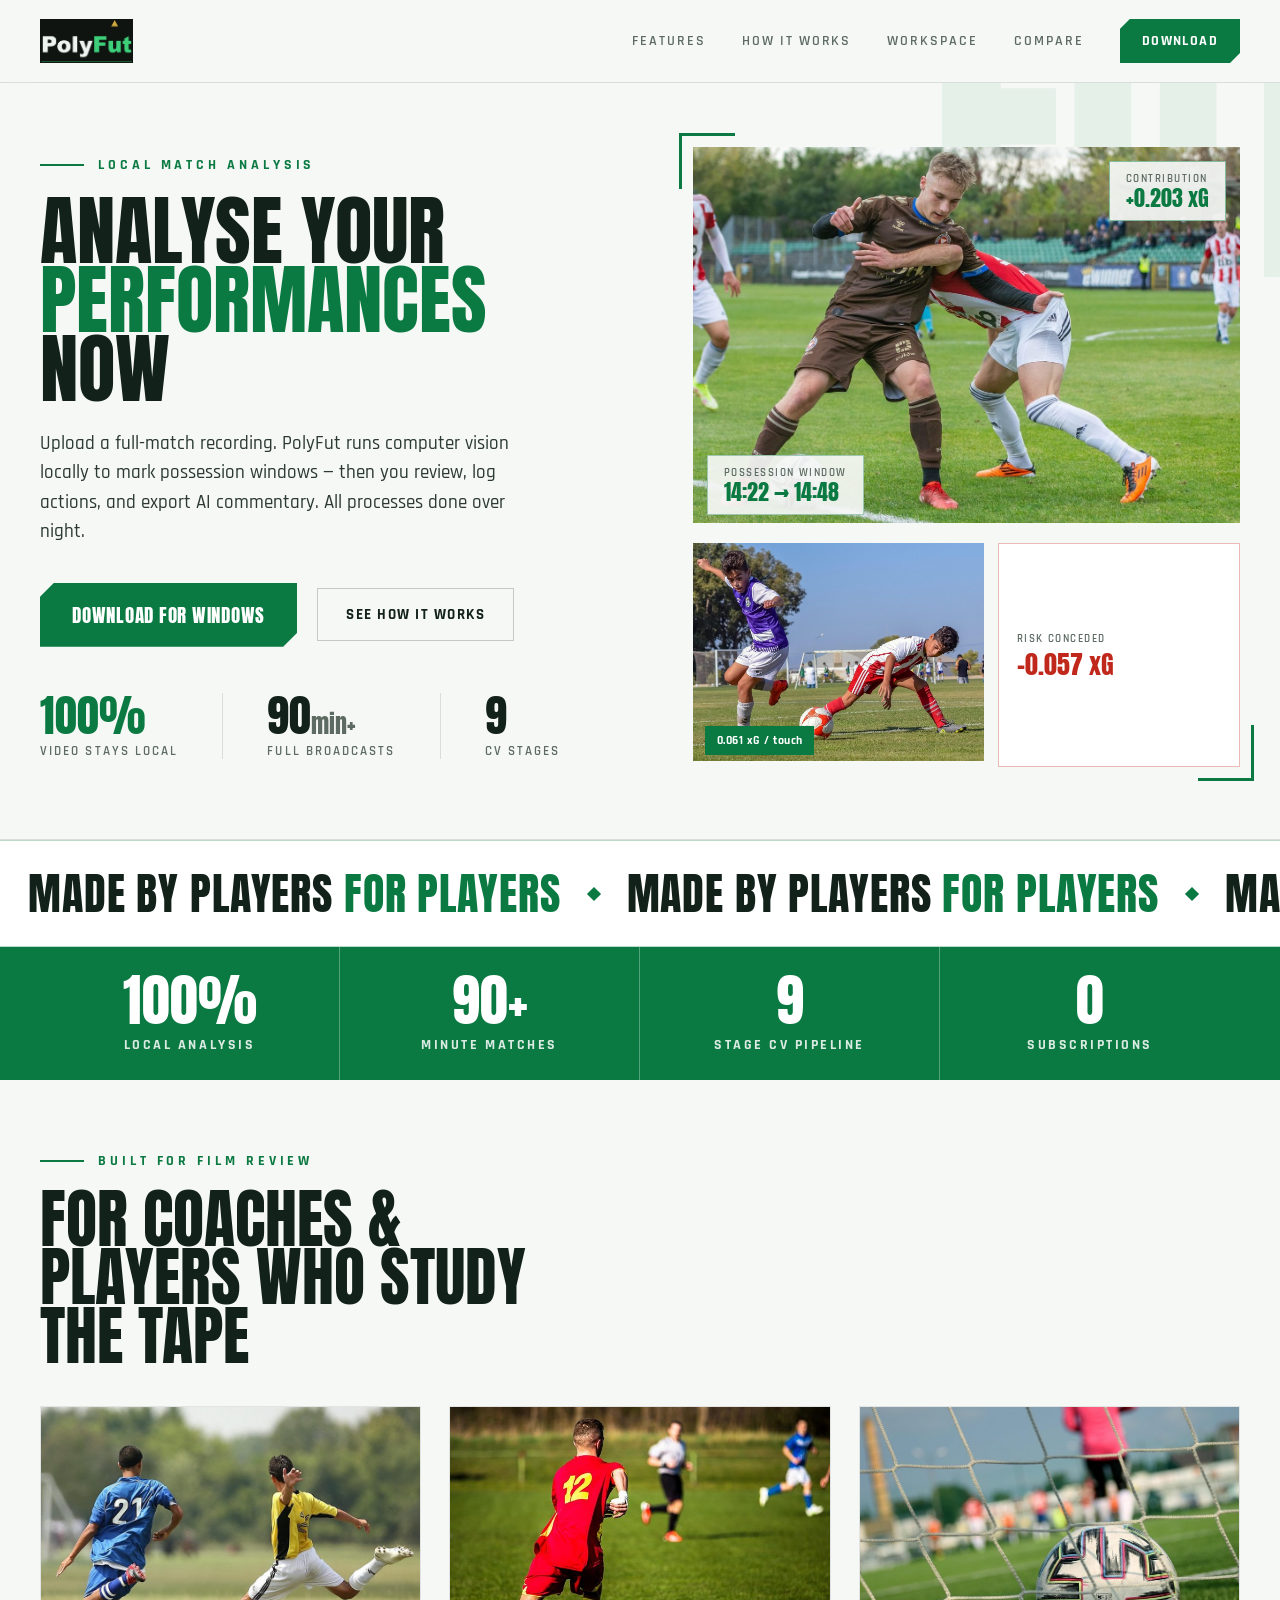
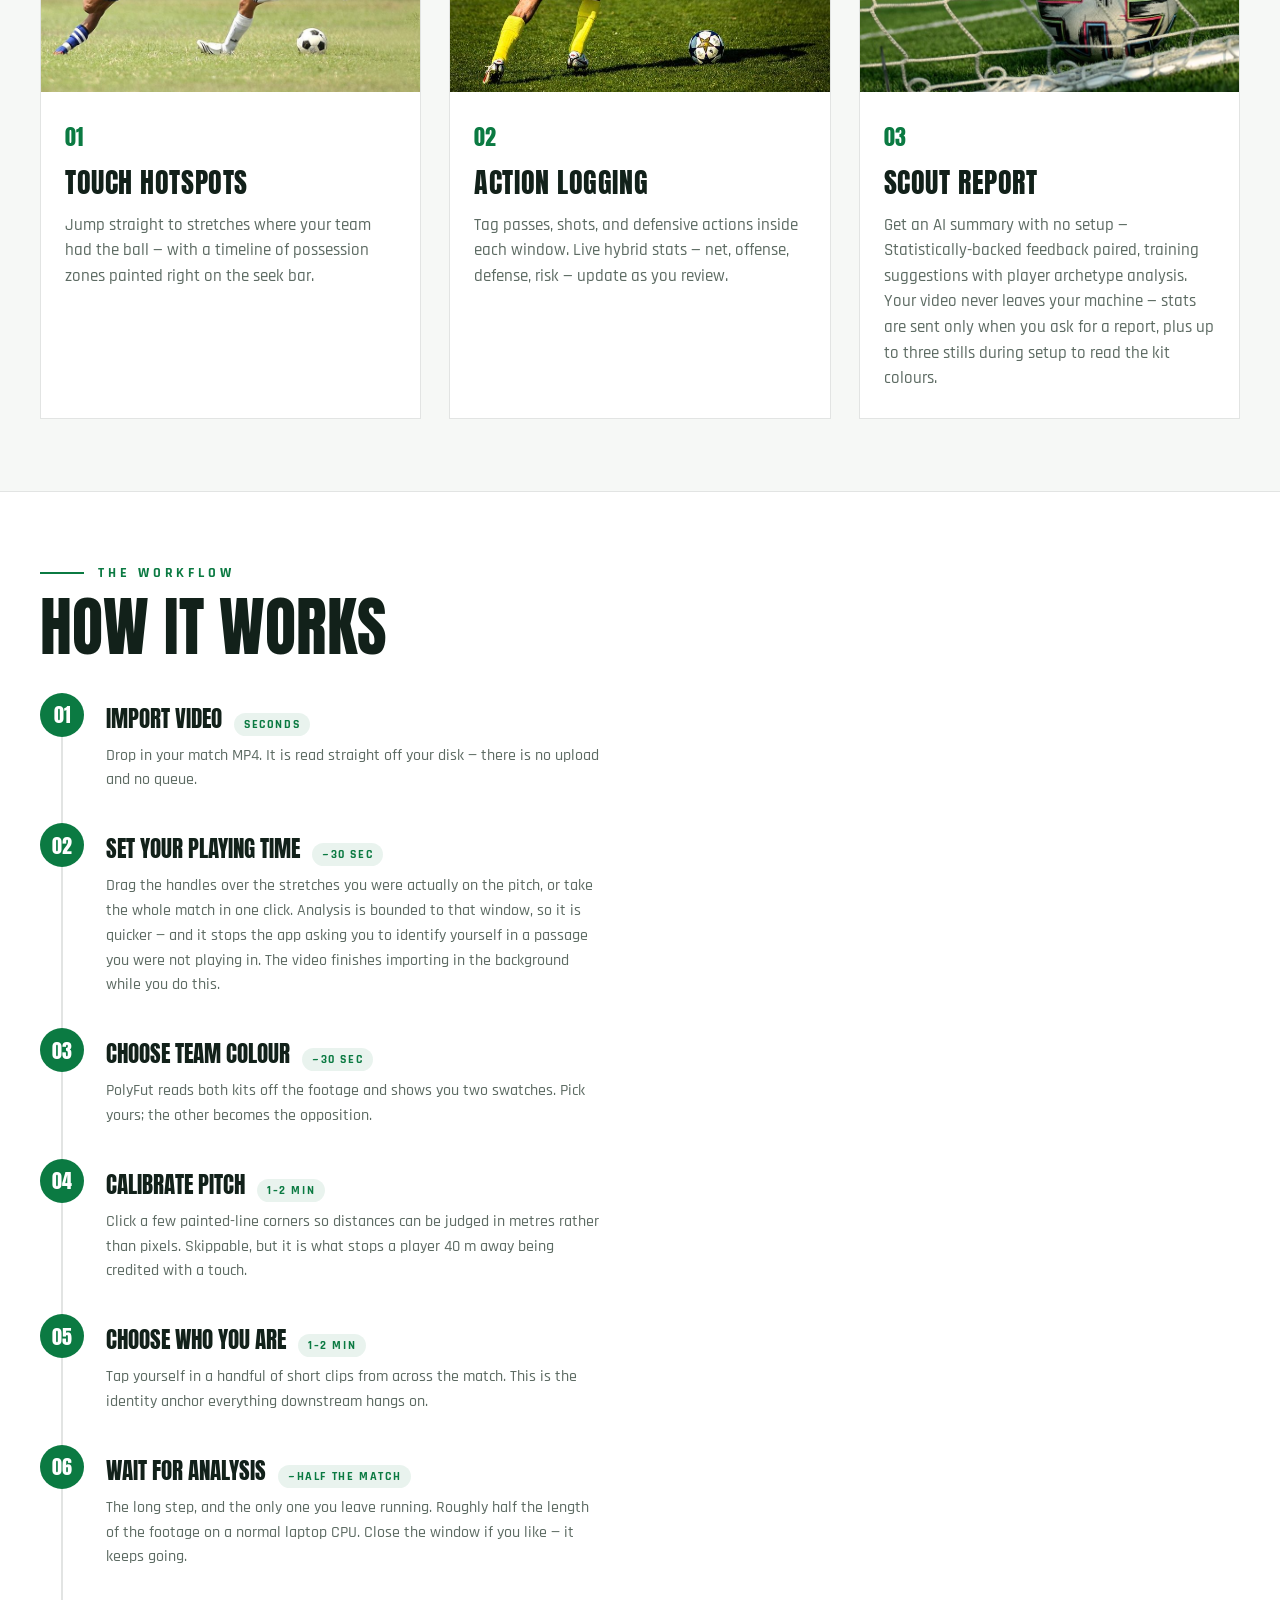
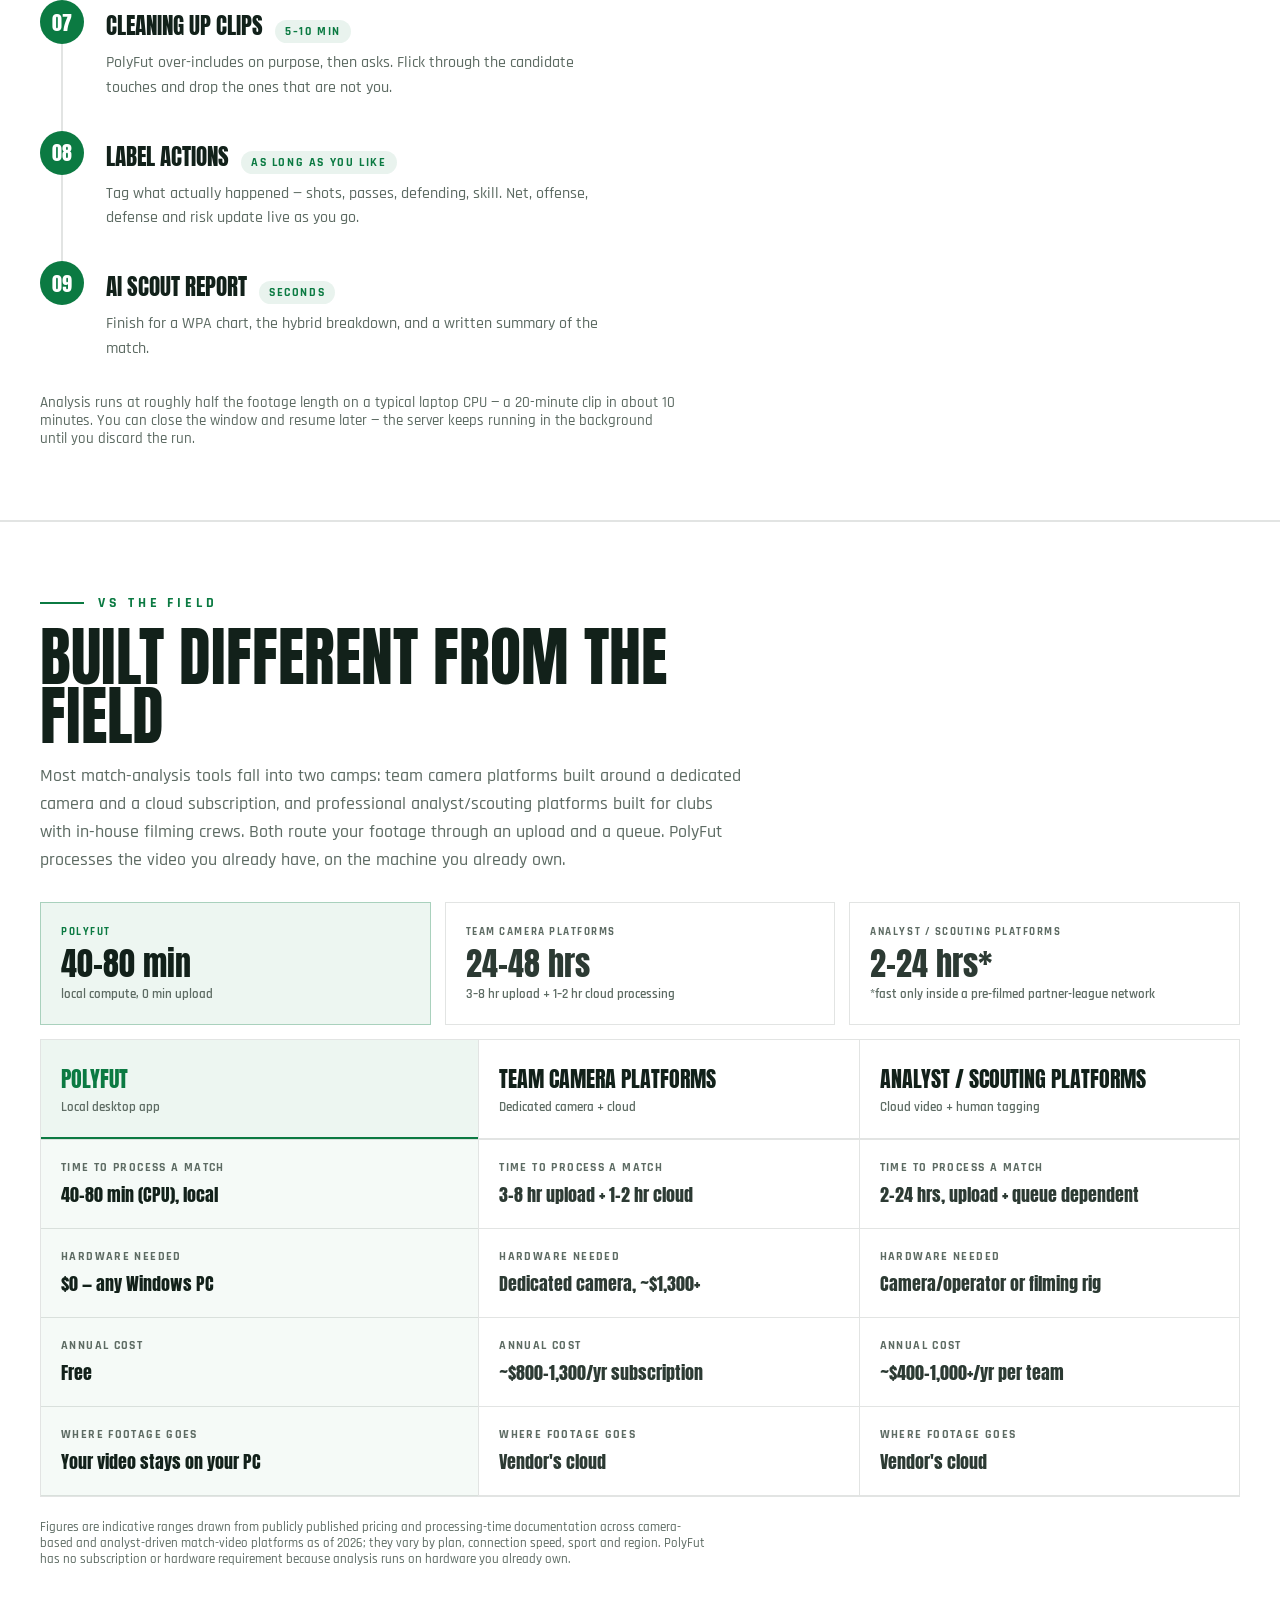
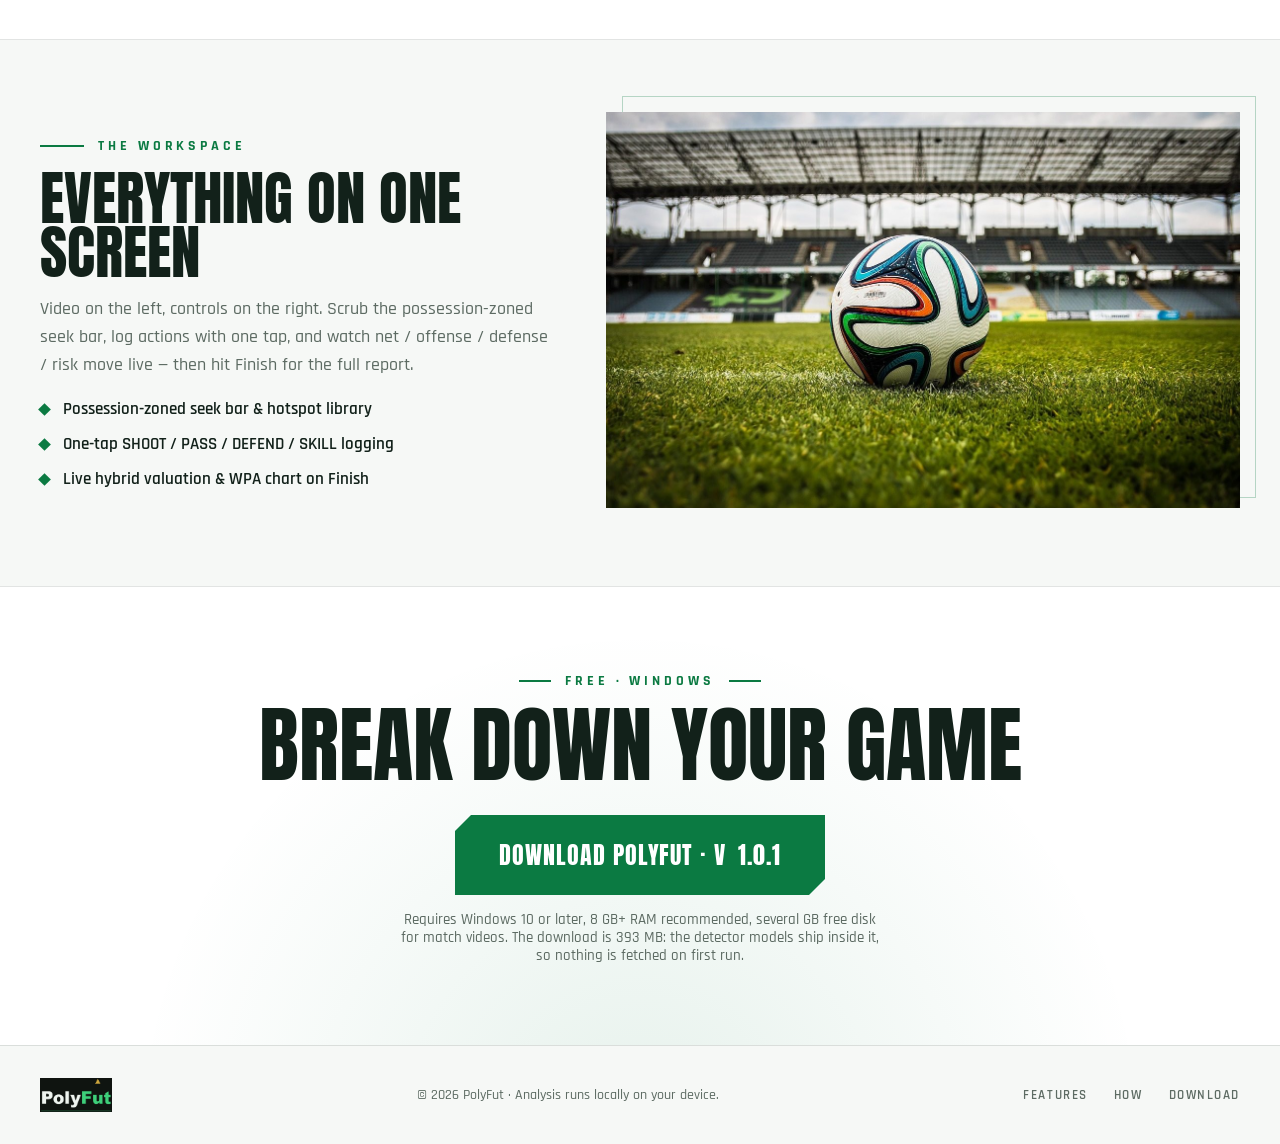
<file: website/index.html>
<!DOCTYPE html>
<html lang="en">
<head>
    <meta charset="UTF-8">
    <meta name="viewport" content="width=device-width, initial-scale=1.0">
    <title>PolyFut — Analyse your performances now</title>
    <meta name="description" content="Upload your match video. PolyFut finds where you touched the ball, locally on your PC.">
    <link rel="icon" href="assets/polyfut-icon.png" type="image/png">
    <link rel="preconnect" href="https://fonts.googleapis.com">
    <link rel="preconnect" href="https://fonts.gstatic.com" crossorigin>
    <link href="https://fonts.googleapis.com/css2?family=Anton&family=Rajdhani:wght@500;600;700&display=swap" rel="stylesheet">
    <link rel="stylesheet" href="style.css">
</head>
<body>
<div style="background: #f6f8f6; color: #12211a; font-family: Rajdhani, system-ui, sans-serif; min-height: 100vh; overflow-x: hidden;">
  <header style="position: sticky; top: 0px; z-index: 50; background: rgba(246, 248, 246, 0.86); backdrop-filter: blur(12px); border-bottom: 1px solid rgba(18, 33, 26, 0.12);">
    <div style="max-width: 1280px; margin: 0px auto; padding: 0px 40px; height: 82px; display: flex; align-items: center; justify-content: space-between;">
      <a href="#top" style="display: flex; align-items: center; text-decoration: none;">
        <img src="assets/logo.png" alt="PolyFut" style="display: block; height: 44px; width: auto;">
      </a>
      <nav style="display: flex; align-items: center; gap: 36px;">
        <a href="#features" class="pf-link" style="font-weight: 600; font-size: 14px; letter-spacing: 0.14em; text-transform: uppercase;">Features</a>
        <a href="#how" class="pf-link" style="font-weight: 600; font-size: 14px; letter-spacing: 0.14em; text-transform: uppercase;">How it works</a>
        <a href="#showcase" class="pf-link" style="font-weight: 600; font-size: 14px; letter-spacing: 0.14em; text-transform: uppercase;">Workspace</a>
        <a href="#compare" class="pf-link" style="font-weight: 600; font-size: 14px; letter-spacing: 0.14em; text-transform: uppercase;">Compare</a>
        <a href="#download" class="pf-cta" style="display: inline-flex; align-items: center; background: #0b7a42; color: #ffffff; font-weight: 700; font-size: 14px; letter-spacing: 0.1em; text-transform: uppercase; padding: 13px 22px; text-decoration: none; clip-path: polygon(10px 0px, 100% 0px, 100% calc(100% - 10px), calc(100% - 10px) 100%, 0px 100%, 0px 10px);">Download</a>
      </nav>
    </div>
  </header>
  <div id="top"></div>
  <section style="position: relative; overflow: hidden; border-bottom: 1px solid rgba(18, 33, 26, 0.12);">
    <div style="position: absolute; top: -120px; right: -80px; font-family: Anton, sans-serif; font-size: 340px; line-height: 1; color: rgba(11, 122, 66, 0.07); text-transform: uppercase; pointer-events: none; user-select: none;">FUT</div>
    <div style="max-width: 1280px; margin: 0px auto; padding: 64px 40px 72px; display: grid; grid-template-columns: 1.05fr 0.95fr; gap: 48px; align-items: center;">
      <div style="position: relative; z-index: 2;">
        <div style="display: flex; align-items: center; gap: 14px; margin-bottom: 22px;">
          <span style="width: 44px; height: 2px; background: #0b7a42; display: block;"></span>
          <span style="font-weight: 700; font-size: 14px; letter-spacing: 0.28em; text-transform: uppercase; color: #0b7a42;">Local match analysis</span>
        </div>
        <h1 style="font-family: Anton, sans-serif; font-weight: 400; text-transform: uppercase; font-size: clamp(48px, 6vw, 104px); line-height: 0.9; margin: 0px; max-width: 13ch;">
          Analyse your <span style="color: #0b7a42;">performances</span> now
        </h1>
        <p style="max-width: 48ch; margin: 26px 0px 0px; font-size: 19px; line-height: 1.55; color: #2c3a33; font-weight: 500;">
          Upload a full-match recording. PolyFut runs computer vision locally to mark possession windows — then you review, log actions, and export AI commentary. All processes done over night.
        </p>
        <div style="display: flex; align-items: center; gap: 20px; margin-top: 36px; flex-wrap: wrap;">
          <a href="#download" class="pf-cta" style="display: inline-flex; align-items: center; background: #0b7a42; color: #ffffff; font-family: Anton, sans-serif; font-size: 19px; letter-spacing: 0.04em; text-transform: uppercase; padding: 18px 32px; text-decoration: none; clip-path: polygon(14px 0px, 100% 0px, 100% calc(100% - 14px), calc(100% - 14px) 100%, 0px 100%, 0px 14px);">Download for Windows</a>
          <a href="#how" class="pf-ghost" style="display: inline-flex; align-items: center; border: 1.5px solid rgba(18, 33, 26, 0.22); color: #12211a; font-weight: 700; font-size: 15px; letter-spacing: 0.1em; text-transform: uppercase; padding: 16px 28px; text-decoration: none;">See how it works</a>
        </div>
        <div style="display: flex; gap: 44px; margin-top: 46px;">
          <div>
            <div style="font-family: Anton, sans-serif; font-size: 44px; color: #0b7a42; line-height: 1;">100%</div>
            <div style="font-weight: 600; font-size: 13px; letter-spacing: 0.16em; text-transform: uppercase; color: #5d6b63; margin-top: 6px;">Video stays local</div>
          </div>
          <div style="width: 1px; background: rgba(18, 33, 26, 0.12);"></div>
          <div>
            <div style="font-family: Anton, sans-serif; font-size: 44px; color: #12211a; line-height: 1;">90<span style="font-size: 24px; color: #5d6b63;">min+</span></div>
            <div style="font-weight: 600; font-size: 13px; letter-spacing: 0.16em; text-transform: uppercase; color: #5d6b63; margin-top: 6px;">Full broadcasts</div>
          </div>
          <div style="width: 1px; background: rgba(18, 33, 26, 0.12);"></div>
          <div>
            <div style="font-family: Anton, sans-serif; font-size: 44px; color: #12211a; line-height: 1;">9</div>
            <div style="font-weight: 600; font-size: 13px; letter-spacing: 0.16em; text-transform: uppercase; color: #5d6b63; margin-top: 6px;">CV stages</div>
          </div>
        </div>
      </div>
      <div style="position: relative; z-index: 2;">
        <div style="position: absolute; top: -14px; left: -14px; width: 56px; height: 56px; border-top: 3px solid #0b7a42; border-left: 3px solid #0b7a42; z-index: 3; pointer-events: none;"></div>
        <div style="position: absolute; bottom: -14px; right: -14px; width: 56px; height: 56px; border-bottom: 3px solid #0b7a42; border-right: 3px solid #0b7a42; z-index: 3; pointer-events: none;"></div>
        <div style="display: flex; flex-direction: column; gap: 14px;">
          <div style="position: relative;">
            <img id="pf-hero-b" src="assets/hero-1.jpg" alt="Drop a player / action photo" style="width: 100%; aspect-ratio: 16 / 11; object-fit: cover;" loading="lazy">
            <div style="position: absolute; top: 14px; right: 14px; background: rgba(246, 248, 246, 0.92); border: 1px solid rgba(11, 122, 66, 0.45); padding: 10px 16px;">
              <div style="font-weight: 600; font-size: 10.5px; letter-spacing: 0.14em; text-transform: uppercase; color: #5d6b63;">Contribution</div>
              <div style="font-family: Anton, sans-serif; font-size: 22px; color: #0b7a42; line-height: 1.1;">+0.203 xG</div>
            </div>
            <div style="position: absolute; left: 14px; bottom: 14px; background: rgba(246, 248, 246, 0.92); border: 1px solid rgba(11, 122, 66, 0.35); padding: 10px 16px;">
              <div style="font-weight: 600; font-size: 10.5px; letter-spacing: 0.14em; text-transform: uppercase; color: #5d6b63;">Possession window</div>
              <div style="font-family: Anton, sans-serif; font-size: 22px; color: #0b7a42; line-height: 1.1;">14:22 → 14:48</div>
            </div>
          </div>
          <div style="display: grid; grid-template-columns: 1.2fr 1fr; gap: 14px;">
            <div style="position: relative;">
              <img id="pf-hero-b2" src="assets/hero-2.jpg" alt="Drop a second action photo" style="width: 100%; aspect-ratio: 16 / 12; object-fit: cover;" loading="lazy">
              <div style="position: absolute; left: 12px; bottom: 12px; background: #0b7a42; color: #ffffff; font-weight: 700; font-size: 12px; letter-spacing: 0.04em; padding: 7px 12px;">0.061 xG / touch</div>
            </div>
            <div style="background: #ffffff; border: 1px solid rgba(193, 40, 28, 0.32); display: flex; flex-direction: column; justify-content: center; padding: 16px 18px;">
              <div style="font-weight: 600; font-size: 10.5px; letter-spacing: 0.14em; text-transform: uppercase; color: #5d6b63;">Risk conceded</div>
              <div style="font-family: Anton, sans-serif; font-size: 26px; color: #c1281c; line-height: 1.1; margin-top: 4px;">−0.057 xG</div>
            </div>
          </div>
        </div>
      </div>
    </div>
  </section>
  <section style="background: #ffffff; border-top: 1px solid rgba(11, 122, 66, 0.28); border-bottom: 1px solid rgba(11, 122, 66, 0.28); overflow: hidden; padding: 20px 0px;">
    <div class="pf-marquee-track">
      <span style="display: flex; align-items: center; flex: 0 0 auto;">
        <span style="font-family: Anton, sans-serif; font-size: clamp(26px, 3.4vw, 46px); text-transform: uppercase; letter-spacing: 0.02em; color: #12211a; padding: 0px 28px; white-space: nowrap;">Made by players <span style="color: #0b7a42;">for players</span></span>
        <span style="width: 10px; height: 10px; background: #0b7a42; transform: rotate(45deg); flex: 0 0 auto;"></span>
        <span style="font-family: Anton, sans-serif; font-size: clamp(26px, 3.4vw, 46px); text-transform: uppercase; letter-spacing: 0.02em; color: #12211a; padding: 0px 28px; white-space: nowrap;">Made by players <span style="color: #0b7a42;">for players</span></span>
        <span style="width: 10px; height: 10px; background: #0b7a42; transform: rotate(45deg); flex: 0 0 auto;"></span>
        <span style="font-family: Anton, sans-serif; font-size: clamp(26px, 3.4vw, 46px); text-transform: uppercase; letter-spacing: 0.02em; color: #12211a; padding: 0px 28px; white-space: nowrap;">Made by players <span style="color: #0b7a42;">for players</span></span>
        <span style="width: 10px; height: 10px; background: #0b7a42; transform: rotate(45deg); flex: 0 0 auto;"></span>
        <span style="font-family: Anton, sans-serif; font-size: clamp(26px, 3.4vw, 46px); text-transform: uppercase; letter-spacing: 0.02em; color: #12211a; padding: 0px 28px; white-space: nowrap;">Made by players <span style="color: #0b7a42;">for players</span></span>
        <span style="width: 10px; height: 10px; background: #0b7a42; transform: rotate(45deg); flex: 0 0 auto;"></span>
      </span>
      <span aria-hidden="true" style="display: flex; align-items: center; flex: 0 0 auto;">
        <span style="font-family: Anton, sans-serif; font-size: clamp(26px, 3.4vw, 46px); text-transform: uppercase; letter-spacing: 0.02em; color: #12211a; padding: 0px 28px; white-space: nowrap;">Made by players <span style="color: #0b7a42;">for players</span></span>
        <span style="width: 10px; height: 10px; background: #0b7a42; transform: rotate(45deg); flex: 0 0 auto;"></span>
        <span style="font-family: Anton, sans-serif; font-size: clamp(26px, 3.4vw, 46px); text-transform: uppercase; letter-spacing: 0.02em; color: #12211a; padding: 0px 28px; white-space: nowrap;">Made by players <span style="color: #0b7a42;">for players</span></span>
        <span style="width: 10px; height: 10px; background: #0b7a42; transform: rotate(45deg); flex: 0 0 auto;"></span>
        <span style="font-family: Anton, sans-serif; font-size: clamp(26px, 3.4vw, 46px); text-transform: uppercase; letter-spacing: 0.02em; color: #12211a; padding: 0px 28px; white-space: nowrap;">Made by players <span style="color: #0b7a42;">for players</span></span>
        <span style="width: 10px; height: 10px; background: #0b7a42; transform: rotate(45deg); flex: 0 0 auto;"></span>
        <span style="font-family: Anton, sans-serif; font-size: clamp(26px, 3.4vw, 46px); text-transform: uppercase; letter-spacing: 0.02em; color: #12211a; padding: 0px 28px; white-space: nowrap;">Made by players <span style="color: #0b7a42;">for players</span></span>
        <span style="width: 10px; height: 10px; background: #0b7a42; transform: rotate(45deg); flex: 0 0 auto;"></span>
      </span>
    </div>
  </section>
  <section style="background: #0b7a42; color: #ffffff;">
    <div style="max-width: 1280px; margin: 0px auto; padding: 0px 40px; display: grid; grid-template-columns: repeat(4, 1fr);">
      <div style="padding: 26px 24px; text-align: center; border-right: 1px solid rgba(255, 255, 255, 0.30);">
        <div style="font-family: Anton, sans-serif; font-size: clamp(40px, 4.4vw, 66px); line-height: 1;">100%</div>
        <div style="font-weight: 700; font-size: 14px; letter-spacing: 0.18em; text-transform: uppercase; margin-top: 6px; opacity: 0.85;">Local analysis</div>
      </div>
      <div style="padding: 26px 24px; text-align: center; border-right: 1px solid rgba(255, 255, 255, 0.30);">
        <div style="font-family: Anton, sans-serif; font-size: clamp(40px, 4.4vw, 66px); line-height: 1;">90+</div>
        <div style="font-weight: 700; font-size: 14px; letter-spacing: 0.18em; text-transform: uppercase; margin-top: 6px; opacity: 0.85;">Minute matches</div>
      </div>
      <div style="padding: 26px 24px; text-align: center; border-right: 1px solid rgba(255, 255, 255, 0.30);">
        <div style="font-family: Anton, sans-serif; font-size: clamp(40px, 4.4vw, 66px); line-height: 1;">9</div>
        <div style="font-weight: 700; font-size: 14px; letter-spacing: 0.18em; text-transform: uppercase; margin-top: 6px; opacity: 0.85;">Stage CV pipeline</div>
      </div>
      <div style="padding: 26px 24px; text-align: center;">
        <div style="font-family: Anton, sans-serif; font-size: clamp(40px, 4.4vw, 66px); line-height: 1;">0</div>
        <div style="font-weight: 700; font-size: 14px; letter-spacing: 0.18em; text-transform: uppercase; margin-top: 6px; opacity: 0.85;">Subscriptions</div>
      </div>
    </div>
  </section>
  <section id="features" style="max-width: 1280px; margin: 0px auto; padding: 72px 40px;">
    <div style="display: flex; align-items: flex-end; justify-content: space-between; gap: 40px; margin-bottom: 40px; flex-wrap: wrap;">
      <div>
        <div style="display: flex; align-items: center; gap: 14px; margin-bottom: 20px;">
          <span style="width: 44px; height: 2px; background: #0b7a42; display: block;"></span>
          <span style="font-weight: 700; font-size: 14px; letter-spacing: 0.28em; text-transform: uppercase; color: #0b7a42;">Built for film review</span>
        </div>
        <h2 style="font-family: Anton, sans-serif; font-weight: 400; text-transform: uppercase; font-size: clamp(40px, 5vw, 80px); line-height: 0.92; margin: 0px; max-width: 16ch;">For coaches &amp; players who study the tape</h2>
      </div>
    </div>
    <div style="display: grid; grid-template-columns: repeat(3, 1fr); gap: 28px;">
      <article class="pf-card" style="background: #ffffff; border: 1px solid rgba(18, 33, 26, 0.12); overflow: hidden;">
        <div style="overflow: hidden;">
          <img id="pf-feat-1" class="pf-cardimg" src="assets/feature-hotspots.jpg" alt="Drop: seek-bar / hotspots" style="width: 100%; aspect-ratio: 4 / 3; object-fit: cover;" loading="lazy">
        </div>
        <div style="padding: 22px 24px 26px;">
          <span style="font-family: Anton, sans-serif; font-size: 22px; color: #0b7a42;">01</span>
          <h3 style="font-family: Anton, sans-serif; font-weight: 400; text-transform: uppercase; font-size: 28px; letter-spacing: 0.02em; margin: 8px 0px 10px;">Touch hotspots</h3>
          <p style="margin: 0px; color: #5d6b63; font-size: 16.5px; line-height: 1.55; font-weight: 500;">Jump straight to stretches where your team had the ball — with a timeline of possession zones painted right on the seek bar.</p>
        </div>
      </article>
      <article class="pf-card" style="background: #ffffff; border: 1px solid rgba(18, 33, 26, 0.12); overflow: hidden;">
        <div style="overflow: hidden;">
          <img id="pf-feat-2" class="pf-cardimg" src="assets/feature-logging.jpg" alt="Drop: action-logging UI" style="width: 100%; aspect-ratio: 4 / 3; object-fit: cover;" loading="lazy">
        </div>
        <div style="padding: 22px 24px 26px;">
          <span style="font-family: Anton, sans-serif; font-size: 22px; color: #0b7a42;">02</span>
          <h3 style="font-family: Anton, sans-serif; font-weight: 400; text-transform: uppercase; font-size: 28px; letter-spacing: 0.02em; margin: 8px 0px 10px;">Action logging</h3>
          <p style="margin: 0px; color: #5d6b63; font-size: 16.5px; line-height: 1.55; font-weight: 500;">Tag passes, shots, and defensive actions inside each window. Live hybrid stats — net, offense, defense, risk — update as you review.</p>
        </div>
      </article>
      <article class="pf-card" style="background: #ffffff; border: 1px solid rgba(18, 33, 26, 0.12); overflow: hidden;">
        <div style="overflow: hidden;">
          <img id="pf-feat-3" class="pf-cardimg" src="assets/feature-scout.jpg" alt="Drop: scout report" style="width: 100%; aspect-ratio: 4 / 3; object-fit: cover;" loading="lazy">
        </div>
        <div style="padding: 22px 24px 26px;">
          <span style="font-family: Anton, sans-serif; font-size: 22px; color: #0b7a42;">03</span>
          <h3 style="font-family: Anton, sans-serif; font-weight: 400; text-transform: uppercase; font-size: 28px; letter-spacing: 0.02em; margin: 8px 0px 10px;">Scout report</h3>
          <p style="margin: 0px; color: #5d6b63; font-size: 16.5px; line-height: 1.55; font-weight: 500;">Get an AI summary with no setup — Statistically-backed feedback paired, training suggestions with player archetype analysis. Your video never leaves your machine — stats are sent only when you ask for a report, plus up to three stills during setup to read the kit colours.</p>
        </div>
      </article>
    </div>
  </section>
  <section id="how" style="background: #ffffff; border-top: 1px solid rgba(18, 33, 26, 0.12); border-bottom: 1px solid rgba(18, 33, 26, 0.12);">
    <div style="max-width: 1280px; margin: 0px auto; padding: 72px 40px;">
      <div style="display: flex; align-items: center; gap: 14px; margin-bottom: 16px;">
        <span style="width: 44px; height: 2px; background: #0b7a42; display: block;"></span>
        <span style="font-weight: 700; font-size: 14px; letter-spacing: 0.28em; text-transform: uppercase; color: #0b7a42;">The workflow</span>
      </div>
      <h2 style="font-family: Anton, sans-serif; font-weight: 400; text-transform: uppercase; font-size: clamp(40px, 5vw, 80px); line-height: 0.92; margin: 0px 0px 36px;">How it works</h2>
      <ol style="margin: 0px; padding: 0px; list-style: none;">
          <li style="display: flex; gap: 22px; align-items: flex-start; list-style: none;">
            <div style="display: flex; flex-direction: column; align-items: center; align-self: stretch; flex: 0 0 auto;">
              <span style="width: 44px; height: 44px; flex: 0 0 44px; border-radius: 50%; background: #0b7a42; color: #ffffff; font-family: Anton, sans-serif; font-size: 20px; display: flex; align-items: center; justify-content: center;">01</span>
              <span style="flex: 1 1 auto; width: 2px; min-height: 26px; background: rgba(18, 33, 26, 0.12);"></span>
            </div>
            <div style="padding-bottom: 30px; flex: 1 1 auto;">
              <div style="display: flex; align-items: baseline; gap: 12px; flex-wrap: wrap;">
                <h3 style="font-family: Anton, sans-serif; font-weight: 400; text-transform: uppercase; font-size: 23px; margin: 8px 0px 0px; color: #12211a;">Import video</h3>
                <span style="font-weight: 700; font-size: 11.5px; letter-spacing: 0.14em; text-transform: uppercase; color: #0b7a42; background: rgba(11, 122, 66, 0.09); padding: 4px 10px; border-radius: 999px; white-space: nowrap;">seconds</span>
              </div>
              <p style="margin: 8px 0px 0px; color: #5d6b63; font-size: 16px; line-height: 1.55; font-weight: 500; max-width: 62ch;">Drop in your match MP4. It is read straight off your disk &mdash; there is no upload and no queue.</p>
            </div>
          </li>
          <li style="display: flex; gap: 22px; align-items: flex-start; list-style: none;">
            <div style="display: flex; flex-direction: column; align-items: center; align-self: stretch; flex: 0 0 auto;">
              <span style="width: 44px; height: 44px; flex: 0 0 44px; border-radius: 50%; background: #0b7a42; color: #ffffff; font-family: Anton, sans-serif; font-size: 20px; display: flex; align-items: center; justify-content: center;">02</span>
              <span style="flex: 1 1 auto; width: 2px; min-height: 26px; background: rgba(18, 33, 26, 0.12);"></span>
            </div>
            <div style="padding-bottom: 30px; flex: 1 1 auto;">
              <div style="display: flex; align-items: baseline; gap: 12px; flex-wrap: wrap;">
                <h3 style="font-family: Anton, sans-serif; font-weight: 400; text-transform: uppercase; font-size: 23px; margin: 8px 0px 0px; color: #12211a;">Set your playing time</h3>
                <span style="font-weight: 700; font-size: 11.5px; letter-spacing: 0.14em; text-transform: uppercase; color: #0b7a42; background: rgba(11, 122, 66, 0.09); padding: 4px 10px; border-radius: 999px; white-space: nowrap;">~30 sec</span>
              </div>
              <p style="margin: 8px 0px 0px; color: #5d6b63; font-size: 16px; line-height: 1.55; font-weight: 500; max-width: 62ch;">Drag the handles over the stretches you were actually on the pitch, or take the whole match in one click. Analysis is bounded to that window, so it is quicker &mdash; and it stops the app asking you to identify yourself in a passage you were not playing in. The video finishes importing in the background while you do this.</p>
            </div>
          </li>
          <li style="display: flex; gap: 22px; align-items: flex-start; list-style: none;">
            <div style="display: flex; flex-direction: column; align-items: center; align-self: stretch; flex: 0 0 auto;">
              <span style="width: 44px; height: 44px; flex: 0 0 44px; border-radius: 50%; background: #0b7a42; color: #ffffff; font-family: Anton, sans-serif; font-size: 20px; display: flex; align-items: center; justify-content: center;">03</span>
              <span style="flex: 1 1 auto; width: 2px; min-height: 26px; background: rgba(18, 33, 26, 0.12);"></span>
            </div>
            <div style="padding-bottom: 30px; flex: 1 1 auto;">
              <div style="display: flex; align-items: baseline; gap: 12px; flex-wrap: wrap;">
                <h3 style="font-family: Anton, sans-serif; font-weight: 400; text-transform: uppercase; font-size: 23px; margin: 8px 0px 0px; color: #12211a;">Choose team colour</h3>
                <span style="font-weight: 700; font-size: 11.5px; letter-spacing: 0.14em; text-transform: uppercase; color: #0b7a42; background: rgba(11, 122, 66, 0.09); padding: 4px 10px; border-radius: 999px; white-space: nowrap;">~30 sec</span>
              </div>
              <p style="margin: 8px 0px 0px; color: #5d6b63; font-size: 16px; line-height: 1.55; font-weight: 500; max-width: 62ch;">PolyFut reads both kits off the footage and shows you two swatches. Pick yours; the other becomes the opposition.</p>
            </div>
          </li>
          <li style="display: flex; gap: 22px; align-items: flex-start; list-style: none;">
            <div style="display: flex; flex-direction: column; align-items: center; align-self: stretch; flex: 0 0 auto;">
              <span style="width: 44px; height: 44px; flex: 0 0 44px; border-radius: 50%; background: #0b7a42; color: #ffffff; font-family: Anton, sans-serif; font-size: 20px; display: flex; align-items: center; justify-content: center;">04</span>
              <span style="flex: 1 1 auto; width: 2px; min-height: 26px; background: rgba(18, 33, 26, 0.12);"></span>
            </div>
            <div style="padding-bottom: 30px; flex: 1 1 auto;">
              <div style="display: flex; align-items: baseline; gap: 12px; flex-wrap: wrap;">
                <h3 style="font-family: Anton, sans-serif; font-weight: 400; text-transform: uppercase; font-size: 23px; margin: 8px 0px 0px; color: #12211a;">Calibrate pitch</h3>
                <span style="font-weight: 700; font-size: 11.5px; letter-spacing: 0.14em; text-transform: uppercase; color: #0b7a42; background: rgba(11, 122, 66, 0.09); padding: 4px 10px; border-radius: 999px; white-space: nowrap;">1&ndash;2 min</span>
              </div>
              <p style="margin: 8px 0px 0px; color: #5d6b63; font-size: 16px; line-height: 1.55; font-weight: 500; max-width: 62ch;">Click a few painted-line corners so distances can be judged in metres rather than pixels. Skippable, but it is what stops a player 40&nbsp;m away being credited with a touch.</p>
            </div>
          </li>
          <li style="display: flex; gap: 22px; align-items: flex-start; list-style: none;">
            <div style="display: flex; flex-direction: column; align-items: center; align-self: stretch; flex: 0 0 auto;">
              <span style="width: 44px; height: 44px; flex: 0 0 44px; border-radius: 50%; background: #0b7a42; color: #ffffff; font-family: Anton, sans-serif; font-size: 20px; display: flex; align-items: center; justify-content: center;">05</span>
              <span style="flex: 1 1 auto; width: 2px; min-height: 26px; background: rgba(18, 33, 26, 0.12);"></span>
            </div>
            <div style="padding-bottom: 30px; flex: 1 1 auto;">
              <div style="display: flex; align-items: baseline; gap: 12px; flex-wrap: wrap;">
                <h3 style="font-family: Anton, sans-serif; font-weight: 400; text-transform: uppercase; font-size: 23px; margin: 8px 0px 0px; color: #12211a;">Choose who you are</h3>
                <span style="font-weight: 700; font-size: 11.5px; letter-spacing: 0.14em; text-transform: uppercase; color: #0b7a42; background: rgba(11, 122, 66, 0.09); padding: 4px 10px; border-radius: 999px; white-space: nowrap;">1&ndash;2 min</span>
              </div>
              <p style="margin: 8px 0px 0px; color: #5d6b63; font-size: 16px; line-height: 1.55; font-weight: 500; max-width: 62ch;">Tap yourself in a handful of short clips from across the match. This is the identity anchor everything downstream hangs on.</p>
            </div>
          </li>
          <li style="display: flex; gap: 22px; align-items: flex-start; list-style: none;">
            <div style="display: flex; flex-direction: column; align-items: center; align-self: stretch; flex: 0 0 auto;">
              <span style="width: 44px; height: 44px; flex: 0 0 44px; border-radius: 50%; background: #0b7a42; color: #ffffff; font-family: Anton, sans-serif; font-size: 20px; display: flex; align-items: center; justify-content: center;">06</span>
              <span style="flex: 1 1 auto; width: 2px; min-height: 26px; background: rgba(18, 33, 26, 0.12);"></span>
            </div>
            <div style="padding-bottom: 30px; flex: 1 1 auto;">
              <div style="display: flex; align-items: baseline; gap: 12px; flex-wrap: wrap;">
                <h3 style="font-family: Anton, sans-serif; font-weight: 400; text-transform: uppercase; font-size: 23px; margin: 8px 0px 0px; color: #12211a;">Wait for analysis</h3>
                <span style="font-weight: 700; font-size: 11.5px; letter-spacing: 0.14em; text-transform: uppercase; color: #0b7a42; background: rgba(11, 122, 66, 0.09); padding: 4px 10px; border-radius: 999px; white-space: nowrap;">~half the match</span>
              </div>
              <p style="margin: 8px 0px 0px; color: #5d6b63; font-size: 16px; line-height: 1.55; font-weight: 500; max-width: 62ch;">The long step, and the only one you leave running. Roughly half the length of the footage on a normal laptop CPU. Close the window if you like &mdash; it keeps going.</p>
            </div>
          </li>
          <li style="display: flex; gap: 22px; align-items: flex-start; list-style: none;">
            <div style="display: flex; flex-direction: column; align-items: center; align-self: stretch; flex: 0 0 auto;">
              <span style="width: 44px; height: 44px; flex: 0 0 44px; border-radius: 50%; background: #0b7a42; color: #ffffff; font-family: Anton, sans-serif; font-size: 20px; display: flex; align-items: center; justify-content: center;">07</span>
              <span style="flex: 1 1 auto; width: 2px; min-height: 26px; background: rgba(18, 33, 26, 0.12);"></span>
            </div>
            <div style="padding-bottom: 30px; flex: 1 1 auto;">
              <div style="display: flex; align-items: baseline; gap: 12px; flex-wrap: wrap;">
                <h3 style="font-family: Anton, sans-serif; font-weight: 400; text-transform: uppercase; font-size: 23px; margin: 8px 0px 0px; color: #12211a;">Cleaning up clips</h3>
                <span style="font-weight: 700; font-size: 11.5px; letter-spacing: 0.14em; text-transform: uppercase; color: #0b7a42; background: rgba(11, 122, 66, 0.09); padding: 4px 10px; border-radius: 999px; white-space: nowrap;">5&ndash;10 min</span>
              </div>
              <p style="margin: 8px 0px 0px; color: #5d6b63; font-size: 16px; line-height: 1.55; font-weight: 500; max-width: 62ch;">PolyFut over-includes on purpose, then asks. Flick through the candidate touches and drop the ones that are not you.</p>
            </div>
          </li>
          <li style="display: flex; gap: 22px; align-items: flex-start; list-style: none;">
            <div style="display: flex; flex-direction: column; align-items: center; align-self: stretch; flex: 0 0 auto;">
              <span style="width: 44px; height: 44px; flex: 0 0 44px; border-radius: 50%; background: #0b7a42; color: #ffffff; font-family: Anton, sans-serif; font-size: 20px; display: flex; align-items: center; justify-content: center;">08</span>
              <span style="flex: 1 1 auto; width: 2px; min-height: 26px; background: rgba(18, 33, 26, 0.12);"></span>
            </div>
            <div style="padding-bottom: 30px; flex: 1 1 auto;">
              <div style="display: flex; align-items: baseline; gap: 12px; flex-wrap: wrap;">
                <h3 style="font-family: Anton, sans-serif; font-weight: 400; text-transform: uppercase; font-size: 23px; margin: 8px 0px 0px; color: #12211a;">Label actions</h3>
                <span style="font-weight: 700; font-size: 11.5px; letter-spacing: 0.14em; text-transform: uppercase; color: #0b7a42; background: rgba(11, 122, 66, 0.09); padding: 4px 10px; border-radius: 999px; white-space: nowrap;">as long as you like</span>
              </div>
              <p style="margin: 8px 0px 0px; color: #5d6b63; font-size: 16px; line-height: 1.55; font-weight: 500; max-width: 62ch;">Tag what actually happened &mdash; shots, passes, defending, skill. Net, offense, defense and risk update live as you go.</p>
            </div>
          </li>
          <li style="display: flex; gap: 22px; align-items: flex-start; list-style: none;">
            <div style="display: flex; flex-direction: column; align-items: center; align-self: stretch; flex: 0 0 auto;">
              <span style="width: 44px; height: 44px; flex: 0 0 44px; border-radius: 50%; background: #0b7a42; color: #ffffff; font-family: Anton, sans-serif; font-size: 20px; display: flex; align-items: center; justify-content: center;">09</span>
              
            </div>
            <div style="padding-bottom: 0; flex: 1 1 auto;">
              <div style="display: flex; align-items: baseline; gap: 12px; flex-wrap: wrap;">
                <h3 style="font-family: Anton, sans-serif; font-weight: 400; text-transform: uppercase; font-size: 23px; margin: 8px 0px 0px; color: #12211a;">AI scout report</h3>
                <span style="font-weight: 700; font-size: 11.5px; letter-spacing: 0.14em; text-transform: uppercase; color: #0b7a42; background: rgba(11, 122, 66, 0.09); padding: 4px 10px; border-radius: 999px; white-space: nowrap;">seconds</span>
              </div>
              <p style="margin: 8px 0px 0px; color: #5d6b63; font-size: 16px; line-height: 1.55; font-weight: 500; max-width: 62ch;">Finish for a WPA chart, the hybrid breakdown, and a written summary of the match.</p>
            </div>
          </li>
        </ol>
      <p style="margin: 32px 0px 0px; color: #5d6b63; font-size: 14.5px; max-width: 80ch; font-weight: 500;">Analysis runs at roughly half the footage length on a typical laptop CPU &mdash; a 20-minute clip in about 10 minutes. You can close the window and resume later — the server keeps running in the background until you discard the run.</p>
    </div>
  </section>
  <section id="compare" style="background: #ffffff; border-top: 1px solid rgba(18, 33, 26, 0.12); border-bottom: 1px solid rgba(18, 33, 26, 0.12);">
    <div style="max-width: 1280px; margin: 0px auto; padding: 72px 40px;">
      <div style="display: flex; align-items: center; gap: 14px; margin-bottom: 16px;">
        <span style="width: 44px; height: 2px; background: #0b7a42; display: block;"></span>
        <span style="font-weight: 700; font-size: 14px; letter-spacing: 0.28em; text-transform: uppercase; color: #0b7a42;">Vs the field</span>
      </div>
      <h2 style="font-family: Anton, sans-serif; font-weight: 400; text-transform: uppercase; font-size: clamp(40px, 5vw, 80px); line-height: 0.92; margin: 0px 0px 16px; max-width: 20ch;">Built different from the field</h2>
      <p style="margin: 0px 0px 28px; color: #5d6b63; font-size: 17.5px; line-height: 1.6; font-weight: 500; max-width: 78ch;">Most match-analysis tools fall into two camps: team camera platforms built around a dedicated camera and a cloud subscription, and professional analyst/scouting platforms built for clubs with in-house filming crews. Both route your footage through an upload and a queue. PolyFut processes the video you already have, on the machine you already own.</p>
      <div style="display: grid; grid-template-columns: repeat(3, 1fr); gap: 14px; margin-bottom: 14px;">
        <div style="background: rgba(11, 122, 66, 0.07); border: 1px solid rgba(11, 122, 66, 0.30); padding: 22px 20px;">
          <div style="font-weight: 700; font-size: 11px; letter-spacing: 0.14em; text-transform: uppercase; color: #0b7a42; margin-bottom: 8px;">PolyFut</div>
          <div style="font-family: Anton, sans-serif; font-size: 32px; color: #12211a; line-height: 1.05;">40–80 min</div>
          <div style="font-weight: 600; font-size: 13px; color: #5d6b63; margin-top: 6px;">local compute, 0 min upload</div>
        </div>
        <div style="border: 1px solid rgba(18, 33, 26, 0.12); padding: 22px 20px;">
          <div style="font-weight: 700; font-size: 11px; letter-spacing: 0.14em; text-transform: uppercase; color: #5d6b63; margin-bottom: 8px;">Team camera platforms</div>
          <div style="font-family: Anton, sans-serif; font-size: 32px; color: #2c3a33; line-height: 1.05;">24–48 hrs</div>
          <div style="font-weight: 600; font-size: 13px; color: #5d6b63; margin-top: 6px;">3–8 hr upload + 1–2 hr cloud processing</div>
        </div>
        <div style="border: 1px solid rgba(18, 33, 26, 0.12); padding: 22px 20px;">
          <div style="font-weight: 700; font-size: 11px; letter-spacing: 0.14em; text-transform: uppercase; color: #5d6b63; margin-bottom: 8px;">Analyst / scouting platforms</div>
          <div style="font-family: Anton, sans-serif; font-size: 32px; color: #2c3a33; line-height: 1.05;">2–24 hrs*</div>
          <div style="font-weight: 600; font-size: 13px; color: #5d6b63; margin-top: 6px;">*fast only inside a pre-filmed partner-league network</div>
        </div>
      </div>
      <div style="display: grid; grid-template-columns: 1.15fr 1fr 1fr; gap: 0px; border: 1px solid rgba(18, 33, 26, 0.12);">
        <div style="background: rgba(11, 122, 66, 0.07); border-bottom: 2px solid #0b7a42; padding: 22px 20px;">
          <div style="font-family: Anton, sans-serif; font-size: 22px; color: #0b7a42; text-transform: uppercase;">PolyFut</div>
          <div style="font-weight: 600; font-size: 12.5px; color: #5d6b63; margin-top: 4px;">Local desktop app</div>
        </div>
        <div style="border-bottom: 1px solid rgba(18, 33, 26, 0.12); border-left: 1px solid rgba(18, 33, 26, 0.12); padding: 22px 20px;">
          <div style="font-family: Anton, sans-serif; font-size: 22px; color: #12211a; text-transform: uppercase;">Team camera platforms</div>
          <div style="font-weight: 600; font-size: 12.5px; color: #5d6b63; margin-top: 4px;">Dedicated camera + cloud</div>
        </div>
        <div style="border-bottom: 1px solid rgba(18, 33, 26, 0.12); border-left: 1px solid rgba(18, 33, 26, 0.12); padding: 22px 20px;">
          <div style="font-family: Anton, sans-serif; font-size: 22px; color: #12211a; text-transform: uppercase;">Analyst / scouting platforms</div>
          <div style="font-weight: 600; font-size: 12.5px; color: #5d6b63; margin-top: 4px;">Cloud video + human tagging</div>
        </div>
        <div style="background: rgba(11, 122, 66, 0.04); padding: 20px; border-top: 1px solid rgba(18, 33, 26, 0.12);">
          <div style="font-weight: 700; font-size: 11.5px; letter-spacing: 0.12em; text-transform: uppercase; color: #5d6b63; margin-bottom: 6px;">Time to process a match</div>
          <div style="font-family: Anton, sans-serif; font-size: 18px; color: #12211a;">40–80 min (CPU), local</div>
        </div>
        <div style="padding: 20px; border-top: 1px solid rgba(18, 33, 26, 0.12); border-left: 1px solid rgba(18, 33, 26, 0.12);">
          <div style="font-weight: 700; font-size: 11.5px; letter-spacing: 0.12em; text-transform: uppercase; color: #5d6b63; margin-bottom: 6px;">Time to process a match</div>
          <div style="font-family: Anton, sans-serif; font-size: 18px; color: #2c3a33;">3–8 hr upload + 1–2 hr cloud</div>
        </div>
        <div style="padding: 20px; border-top: 1px solid rgba(18, 33, 26, 0.12); border-left: 1px solid rgba(18, 33, 26, 0.12);">
          <div style="font-weight: 700; font-size: 11.5px; letter-spacing: 0.12em; text-transform: uppercase; color: #5d6b63; margin-bottom: 6px;">Time to process a match</div>
          <div style="font-family: Anton, sans-serif; font-size: 18px; color: #2c3a33;">2–24 hrs, upload + queue dependent</div>
        </div>
        <div style="background: rgba(11, 122, 66, 0.04); padding: 20px; border-top: 1px solid rgba(18, 33, 26, 0.12);">
          <div style="font-weight: 700; font-size: 11.5px; letter-spacing: 0.12em; text-transform: uppercase; color: #5d6b63; margin-bottom: 6px;">Hardware needed</div>
          <div style="font-family: Anton, sans-serif; font-size: 18px; color: #12211a;">$0 — any Windows PC</div>
        </div>
        <div style="padding: 20px; border-top: 1px solid rgba(18, 33, 26, 0.12); border-left: 1px solid rgba(18, 33, 26, 0.12);">
          <div style="font-weight: 700; font-size: 11.5px; letter-spacing: 0.12em; text-transform: uppercase; color: #5d6b63; margin-bottom: 6px;">Hardware needed</div>
          <div style="font-family: Anton, sans-serif; font-size: 18px; color: #2c3a33;">Dedicated camera, ~$1,300+</div>
        </div>
        <div style="padding: 20px; border-top: 1px solid rgba(18, 33, 26, 0.12); border-left: 1px solid rgba(18, 33, 26, 0.12);">
          <div style="font-weight: 700; font-size: 11.5px; letter-spacing: 0.12em; text-transform: uppercase; color: #5d6b63; margin-bottom: 6px;">Hardware needed</div>
          <div style="font-family: Anton, sans-serif; font-size: 18px; color: #2c3a33;">Camera/operator or filming rig</div>
        </div>
        <div style="background: rgba(11, 122, 66, 0.04); padding: 20px; border-top: 1px solid rgba(18, 33, 26, 0.12);">
          <div style="font-weight: 700; font-size: 11.5px; letter-spacing: 0.12em; text-transform: uppercase; color: #5d6b63; margin-bottom: 6px;">Annual cost</div>
          <div style="font-family: Anton, sans-serif; font-size: 18px; color: #12211a;">Free</div>
        </div>
        <div style="padding: 20px; border-top: 1px solid rgba(18, 33, 26, 0.12); border-left: 1px solid rgba(18, 33, 26, 0.12);">
          <div style="font-weight: 700; font-size: 11.5px; letter-spacing: 0.12em; text-transform: uppercase; color: #5d6b63; margin-bottom: 6px;">Annual cost</div>
          <div style="font-family: Anton, sans-serif; font-size: 18px; color: #2c3a33;">~$800–1,300/yr subscription</div>
        </div>
        <div style="padding: 20px; border-top: 1px solid rgba(18, 33, 26, 0.12); border-left: 1px solid rgba(18, 33, 26, 0.12);">
          <div style="font-weight: 700; font-size: 11.5px; letter-spacing: 0.12em; text-transform: uppercase; color: #5d6b63; margin-bottom: 6px;">Annual cost</div>
          <div style="font-family: Anton, sans-serif; font-size: 18px; color: #2c3a33;">~$400–1,000+/yr per team</div>
        </div>
        <div style="background: rgba(11, 122, 66, 0.04); padding: 20px; border-top: 1px solid rgba(18, 33, 26, 0.12); border-bottom: 1px solid rgba(18, 33, 26, 0.12);">
          <div style="font-weight: 700; font-size: 11.5px; letter-spacing: 0.12em; text-transform: uppercase; color: #5d6b63; margin-bottom: 6px;">Where footage goes</div>
          <div style="font-family: Anton, sans-serif; font-size: 18px; color: #12211a;">Your video stays on your PC</div>
        </div>
        <div style="padding: 20px; border-top: 1px solid rgba(18, 33, 26, 0.12); border-bottom: 1px solid rgba(18, 33, 26, 0.12); border-left: 1px solid rgba(18, 33, 26, 0.12);">
          <div style="font-weight: 700; font-size: 11.5px; letter-spacing: 0.12em; text-transform: uppercase; color: #5d6b63; margin-bottom: 6px;">Where footage goes</div>
          <div style="font-family: Anton, sans-serif; font-size: 18px; color: #2c3a33;">Vendor's cloud</div>
        </div>
        <div style="padding: 20px; border-top: 1px solid rgba(18, 33, 26, 0.12); border-bottom: 1px solid rgba(18, 33, 26, 0.12); border-left: 1px solid rgba(18, 33, 26, 0.12);">
          <div style="font-weight: 700; font-size: 11.5px; letter-spacing: 0.12em; text-transform: uppercase; color: #5d6b63; margin-bottom: 6px;">Where footage goes</div>
          <div style="font-family: Anton, sans-serif; font-size: 18px; color: #2c3a33;">Vendor's cloud</div>
        </div>
      </div>
      <p style="margin: 22px 0px 0px; color: #5d6b63; font-size: 13px; font-weight: 500; max-width: 95ch;">Figures are indicative ranges drawn from publicly published pricing and processing-time documentation across camera-based and analyst-driven match-video platforms as of 2026; they vary by plan, connection speed, sport and region. PolyFut has no subscription or hardware requirement because analysis runs on hardware you already own.</p>
    </div>
  </section>
  <section id="showcase" style="max-width: 1280px; margin: 0px auto; padding: 72px 40px;">
    <div style="display: grid; grid-template-columns: 0.9fr 1.1fr; gap: 48px; align-items: center;">
      <div>
        <div style="display: flex; align-items: center; gap: 14px; margin-bottom: 16px;">
          <span style="width: 44px; height: 2px; background: #0b7a42; display: block;"></span>
          <span style="font-weight: 700; font-size: 14px; letter-spacing: 0.28em; text-transform: uppercase; color: #0b7a42;">The workspace</span>
        </div>
        <h2 style="font-family: Anton, sans-serif; font-weight: 400; text-transform: uppercase; font-size: clamp(38px, 4.6vw, 72px); line-height: 0.92; margin: 0px 0px 16px;">Everything on one screen</h2>
        <p style="margin: 0px 0px 20px; color: #5d6b63; font-size: 17.5px; line-height: 1.6; font-weight: 500;">Video on the left, controls on the right. Scrub the possession-zoned seek bar, log actions with one tap, and watch net / offense / defense / risk move live — then hit Finish for the full report.</p>
        <ul style="list-style: none; margin: 0px; padding: 0px; display: flex; flex-direction: column; gap: 14px;">
          <li style="display: flex; align-items: center; gap: 14px; color: #12211a; font-size: 16.5px; font-weight: 600;"><span style="width: 9px; height: 9px; background: #0b7a42; display: block; transform: rotate(45deg); flex: 0 0 auto;"></span>Possession-zoned seek bar &amp; hotspot library</li>
          <li style="display: flex; align-items: center; gap: 14px; color: #12211a; font-size: 16.5px; font-weight: 600;"><span style="width: 9px; height: 9px; background: #0b7a42; display: block; transform: rotate(45deg); flex: 0 0 auto;"></span>One-tap SHOOT / PASS / DEFEND / SKILL logging</li>
          <li style="display: flex; align-items: center; gap: 14px; color: #12211a; font-size: 16.5px; font-weight: 600;"><span style="width: 9px; height: 9px; background: #0b7a42; display: block; transform: rotate(45deg); flex: 0 0 auto;"></span>Live hybrid valuation &amp; WPA chart on Finish</li>
        </ul>
      </div>
      <div style="position: relative;">
        <div style="position: absolute; inset: -16px -16px 16px 16px; border: 1px solid rgba(11, 122, 66, 0.28); pointer-events: none;"></div>
        <img id="pf-showcase" src="assets/workspace.jpg" alt="Drop: analysis workspace screenshot" style="width: 100%; aspect-ratio: 16 / 10; position: relative; object-fit: cover;" loading="lazy">
      </div>
    </div>
  </section>
  <section id="download" style="position: relative; overflow: hidden; background: #ffffff; border-top: 1px solid rgba(18, 33, 26, 0.12);">
    <div style="position: absolute; inset: 0px; background: radial-gradient(circle at 50% 120%, rgba(11, 122, 66, 0.10), transparent 60%); pointer-events: none;"></div>
    <div style="position: relative; max-width: 1000px; margin: 0px auto; padding: 80px 40px; text-align: center;">
      <div style="display: inline-flex; align-items: center; gap: 14px; margin-bottom: 18px;">
        <span style="width: 32px; height: 2px; background: #0b7a42; display: block;"></span>
        <span style="font-weight: 700; font-size: 14px; letter-spacing: 0.28em; text-transform: uppercase; color: #0b7a42;">Free · Windows</span>
        <span style="width: 32px; height: 2px; background: #0b7a42; display: block;"></span>
      </div>
      <h2 style="font-family: Anton, sans-serif; font-weight: 400; text-transform: uppercase; font-size: clamp(46px, 6.5vw, 104px); line-height: 0.9; margin: 0px;">Break Down Your Game</h2>
      <div style="display: flex; flex-direction: column; align-items: center; gap: 16px; margin-top: 32px;">
        <a href="https://github.com/1010yrneh/PolyFut/releases/download/v1.0.1/PolyFut-Setup-1.0.1.exe" class="pf-cta" style="display: inline-flex; align-items: center; gap: 12px; background: #0b7a42; color: #ffffff; font-family: Anton, sans-serif; font-size: 24px; letter-spacing: 0.04em; text-transform: uppercase; padding: 22px 44px; text-decoration: none; clip-path: polygon(16px 0px, 100% 0px, 100% calc(100% - 16px), calc(100% - 16px) 100%, 0px 100%, 0px 16px);">Download PolyFut · v<span id="pf-version">1.0.1</span></a>
        <p style="margin: 0px; color: #5d6b63; font-size: 14.5px; font-weight: 500; max-width: 60ch;">Requires Windows 10 or later, 8&nbsp;GB+ RAM recommended, several GB free disk for match videos. The download is 393&nbsp;MB: the detector models ship inside it, so nothing is fetched on first run.</p>
      </div>
    </div>
  </section>
  <footer style="border-top: 1px solid rgba(18, 33, 26, 0.12); background: #f6f8f6;">
    <div style="max-width: 1280px; margin: 0px auto; padding: 32px 40px; display: flex; align-items: center; justify-content: space-between; gap: 24px; flex-wrap: wrap;">
      <a href="#top" style="display: flex; align-items: center; text-decoration: none;">
        <img src="assets/logo.png" alt="PolyFut" style="display: block; height: 34px; width: auto;">
      </a>
      <p style="margin: 0px; color: #5d6b63; font-size: 14px; font-weight: 500;">© <span id="pf-year">2026</span> PolyFut · Analysis runs locally on your device.</p>
      <nav style="display: flex; gap: 26px;">
        <a href="#features" class="pf-link" style="font-weight: 600; font-size: 13px; letter-spacing: 0.12em; text-transform: uppercase;">Features</a>
        <a href="#how" class="pf-link" style="font-weight: 600; font-size: 13px; letter-spacing: 0.12em; text-transform: uppercase;">How</a>
        <a href="#download" class="pf-link" style="font-weight: 600; font-size: 13px; letter-spacing: 0.12em; text-transform: uppercase;">Download</a>
      </nav>
    </div>
  </footer></div>
<script>
    document.getElementById('pf-year').textContent = new Date().getFullYear();
    fetch('version.json').then(function (r) { return r.ok ? r.json() : null; }).then(function (v) {
        if (!v || !v.version) return;
        document.getElementById('pf-version').textContent = v.version;
        // The installer is a GitHub Release asset, not a file on this site:
        // Pages caps the whole site at 1GB and git rejects any file over
        // 100MB, so a ~400MB installer can never live here. installer_url
        // keeps the host swappable without touching this page.
        var url = v.installer_url ||
            ('https://github.com/1010yrneh/PolyFut/releases/download/v' +
             v.version + '/PolyFut-Setup-' + v.version + '.exe');
        document.querySelectorAll('a[href*="PolyFut-Setup"]').forEach(function (a) {
            a.href = url;
        });
    }).catch(function () {});
</script>
</body>
</html>
</file>
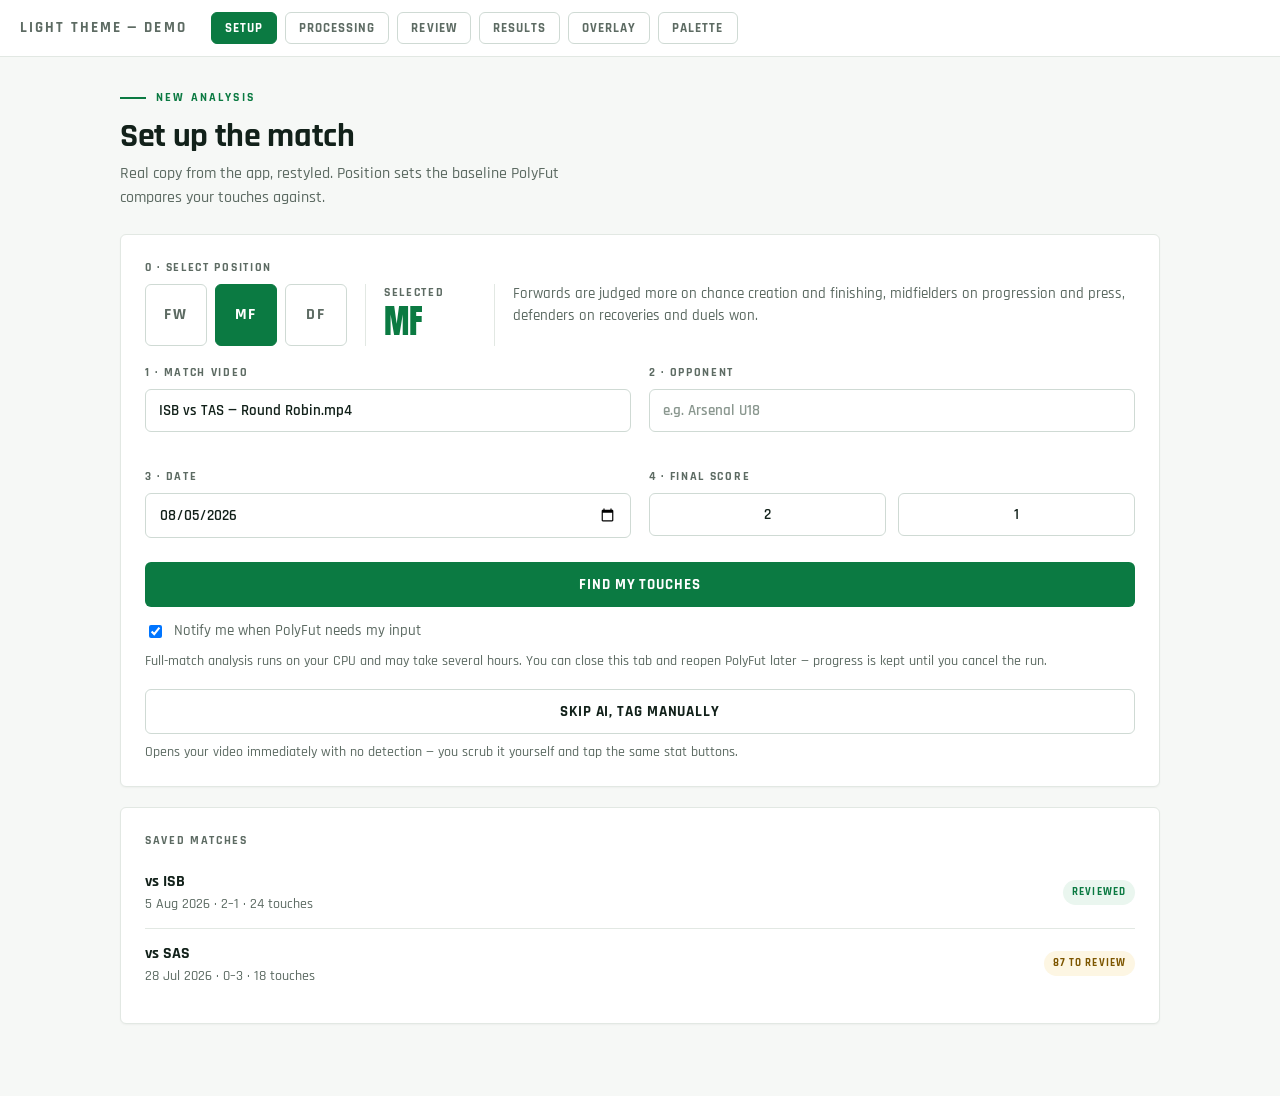
<file: demo/light-theme.html>
<!DOCTYPE html>
<html lang="en">
<head>
<meta charset="UTF-8">
<meta name="viewport" content="width=device-width, initial-scale=1.0">
<title>PolyFut — light theme demo</title>
<link href="https://fonts.googleapis.com/css2?family=Anton&family=Rajdhani:wght@500;600;700&display=swap" rel="stylesheet">
<style>
/* =====================================================================
   PolyFut light theme — DEMO ONLY. Nothing here is loaded by the app.

   One green does everything:

     --accent  #0b7a42   text, borders, links AND solid fills

   The old neon was retired. It measured 1.33:1 as text on white - unusable -
   and only ever worked as a fill under a dark label, which meant carrying two
   greens and a rule about which one each context allowed. #0b7a42 reads at
   5.42:1 both ways: dark green text on white, white text on a green fill. The
   rule disappears with the second colour.
   ===================================================================== */
:root {
    --page:    #f6f8f6;   /* very slightly green-tinted, not clinical white */
    --surface: #ffffff;
    --ink:     #12211a;   /* 16.7:1 on white */
    --muted:   #5d6b63;   /*  5.6:1 on white */
    --faint:   #8a978f;   /* decorative only, never body text */
    --accent:  #0b7a42;
    --accent-soft: #eaf6ef;
    --border:  #e2e8e3;
    --border-strong: #cfdad4;
    --red:     #c2334d;
    /* #9a6b00 measured 4.35:1 on the warning tint - under the 4.5 floor by
       just enough to matter at the 11px the pill uses. Darkened. */
    --gold:    #7d5600;
    --radius: 6px;
    --font: 'Rajdhani', system-ui, sans-serif;
}
* { box-sizing: border-box; }
body {
    margin: 0; background: var(--page); color: var(--ink);
    font-family: var(--font); font-weight: 500; font-size: 16px;
    line-height: 1.5; -webkit-font-smoothing: antialiased;
}

/* ---------- demo chrome (not part of the app) ---------- */
.demo-bar {
    position: sticky; top: 0; z-index: 50; display: flex; flex-wrap: wrap;
    align-items: center; gap: 8px; padding: 12px 20px;
    background: var(--surface); border-bottom: 1px solid var(--border);
}
.demo-bar h1 {
    font-size: 15px; margin: 0 16px 0 0; letter-spacing: .14em;
    text-transform: uppercase; font-weight: 700; color: var(--muted);
}
.demo-tab {
    font-family: var(--font); font-weight: 700; font-size: 13px;
    letter-spacing: .08em; text-transform: uppercase; cursor: pointer;
    padding: 7px 13px; border-radius: var(--radius);
    border: 1px solid var(--border-strong); background: var(--surface);
    color: var(--muted);
}
.demo-tab[aria-selected="true"] {
    background: var(--accent); border-color: var(--accent); color: #fff;
}
.wrap { max-width: 1080px; margin: 0 auto; padding: 32px 20px 72px; }
.screen[hidden] { display: none; }

/* ---------- shared app primitives ---------- */
.eyebrow {
    display: flex; align-items: center; gap: 10px; margin-bottom: 10px;
}
.eyebrow-line { width: 26px; height: 2px; background: var(--accent); }
.eyebrow-text {
    font-size: 12px; font-weight: 700; letter-spacing: .18em;
    text-transform: uppercase; color: var(--accent);
}
h2.title {
    font-size: 34px; font-weight: 700; letter-spacing: -0.01em;
    margin: 0 0 6px; line-height: 1.15;
}
.sub { color: var(--muted); margin: 0 0 24px; max-width: 62ch; }
.card {
    background: var(--surface); border: 1px solid var(--border);
    border-radius: var(--radius); padding: 24px;
    box-shadow: 0 1px 2px rgba(18,33,26,.04);
}
.label {
    display: block; font-size: 12px; font-weight: 700; letter-spacing: .14em;
    text-transform: uppercase; color: var(--muted); margin-bottom: 7px;
}
.input {
    width: 100%; padding: 11px 13px; font-family: var(--font);
    font-weight: 600; font-size: 15px; color: var(--ink);
    background: var(--surface); border: 1px solid var(--border-strong);
    border-radius: var(--radius);
}
.input::placeholder { color: var(--faint); }
.input:focus {
    outline: none; border-color: var(--accent);
    box-shadow: 0 0 0 3px rgba(11,122,66,.13);
}
.row { display: grid; gap: 18px; grid-template-columns: 1fr 1fr; }
.group { margin-bottom: 18px; }

.btn {
    font-family: var(--font); font-weight: 700; font-size: 15px;
    letter-spacing: .06em; text-transform: uppercase; cursor: pointer;
    padding: 12px 20px; border-radius: var(--radius); border: 1px solid transparent;
}
.btn-primary { background: var(--accent); color: #fff; }
.btn-primary:hover { background: #0a6b3a; }
/* The one "go" action per screen. Same green as everything else, white
   label, 5.42:1 - it stays special through placement, not a second colour. */
.btn-go { background: var(--accent); color: #fff; }
.btn-go:hover { filter: brightness(.95); }
.btn-secondary {
    background: var(--surface); color: var(--ink);
    border-color: var(--border-strong);
}
.btn-secondary:hover { border-color: var(--accent); color: var(--accent); }
.btn-link {
    background: none; border: none; color: var(--accent); cursor: pointer;
    font-family: var(--font); font-weight: 700; font-size: 14px;
    text-decoration: underline; padding: 6px;
}
.btn-block { width: 100%; }

/* ---------- setup: position picker ---------- */
.pos { display: flex; align-items: stretch; gap: 18px; flex-wrap: wrap; }
.pos-boxes { display: flex; gap: 8px; }
.zone {
    width: 62px; height: 62px; display: grid; place-items: center;
    border: 1px solid var(--border-strong); border-radius: var(--radius);
    font-weight: 700; letter-spacing: .1em; cursor: pointer; color: var(--muted);
    background: var(--surface);
}
.zone:hover { border-color: var(--accent); color: var(--accent); }
.zone.on {
    background: var(--accent); border-color: var(--accent); color: #fff;
}
.pos-sel { min-width: 92px; }
.pos-val {
    font-family: 'Anton', sans-serif; font-size: 34px; line-height: 1;
    color: var(--accent);
}
.pos-desc { flex: 1; min-width: 260px; color: var(--muted); font-size: 14.5px; margin: 0; }
.divider { width: 1px; background: var(--border); align-self: stretch; }

/* --muted, not --faint. These hints carry real information ("may take several
   hours", "no hotspots, no waiting"), so they are body text and need 4.5:1.
   --faint measured 3.04:1 here, which is why it is reserved for placeholders
   and dividers that carry nothing. */
.hint { color: var(--muted); font-size: 13.5px; margin: 8px 0 0; }
.check { display: flex; align-items: center; gap: 9px; margin: 14px 0 0; color: var(--muted); font-size: 14.5px; }

/* saved matches */
.saved-row {
    display: flex; align-items: center; justify-content: space-between;
    gap: 12px; padding: 13px 0; border-bottom: 1px solid var(--border);
}
.saved-row:last-child { border-bottom: none; }
.saved-name { font-weight: 700; }
.saved-meta { color: var(--muted); font-size: 13.5px; }
.pill {
    font-size: 11px; font-weight: 700; letter-spacing: .1em;
    text-transform: uppercase; padding: 4px 9px; border-radius: 999px;
    background: var(--accent-soft); color: var(--accent);
}

/* ---------- warnings banner ---------- */
.warn {
    display: flex; gap: 12px; align-items: flex-start; padding: 13px 16px;
    border-radius: var(--radius); margin-bottom: 20px;
    background: #fdf6e3; border: 1px solid #ecd9a4; color: #6b4e00;
}
.warn strong { color: #4a3600; }
.warn-x { margin-left: auto; background: none; border: none; cursor: pointer; color: #6b4e00; font-size: 18px; line-height: 1; }

/* ---------- processing ---------- */
.track { height: 8px; background: #e9efeb; border-radius: 999px; overflow: hidden; margin: 16px 0 6px; }
.bar { height: 100%; width: 46%; background: var(--accent); border-radius: 999px; }
.why { background: var(--accent-soft); border: 1px solid #d7ebe0; border-radius: var(--radius); padding: 18px 20px; margin: 22px 0; }
.why h4 { margin: 0 0 10px; font-size: 13px; letter-spacing: .14em; text-transform: uppercase; color: var(--accent); }
.why ul { margin: 0; padding-left: 18px; color: var(--muted); font-size: 14.5px; }
.why li { margin-bottom: 7px; }
.status { font-weight: 700; font-size: 18px; margin: 0; }
.detail { color: var(--muted); margin: 4px 0 0; font-size: 14.5px; }

/* ---------- montage review ---------- */
.stage {
    position: relative; border-radius: var(--radius); overflow: hidden;
    border: 1px solid var(--border-strong); background: #dfe8e2; aspect-ratio: 16/9;
}
/* stand-in for the video frame */
.pitch { position: absolute; inset: 0; background:
    repeating-linear-gradient(90deg, #cfe0d3 0 40px, #c8dbcd 40px 80px); }
.pitch::after {
    content: ""; position: absolute; left: 50%; top: 0; bottom: 0; width: 2px;
    background: rgba(255,255,255,.75);
}
.player { position: absolute; width: 12px; height: 26px; border-radius: 3px; background: #2b3f5c; }
.player.mine { background: #d4801f; }
.detbox {
    position: absolute; border: 2px solid var(--neon); border-radius: 3px;
    box-shadow: 0 0 0 1px rgba(18,33,26,.55);
}
.detbox span {
    position: absolute; top: -21px; left: -2px; font-size: 11px; font-weight: 700;
    letter-spacing: .08em; text-transform: uppercase;
    background: #fff; color: var(--ink); padding: 1px 6px; border-radius: 3px;
}
.stage-tools {
    position: absolute; right: 10px; bottom: 10px; display: flex; gap: 6px;
    background: rgba(255,255,255,.94); border: 1px solid var(--border-strong);
    border-radius: var(--radius); padding: 5px;
}
.stage-tools button {
    border: none; background: none; cursor: pointer; font-family: var(--font);
    font-weight: 700; font-size: 13px; color: var(--ink); padding: 3px 8px;
}
.review-progress { display: flex; align-items: center; gap: 12px; margin-bottom: 14px; }
.review-progress .track { flex: 1; margin: 0; }
.counter { font-weight: 700; color: var(--muted); font-size: 14px; white-space: nowrap; }
.meta { display: flex; gap: 18px; color: var(--muted); font-size: 13.5px; margin: 14px 0 0; flex-wrap: wrap; }
.meta b { color: var(--ink); }
.actions { display: flex; gap: 12px; margin-top: 20px; }
.actions .btn { flex: 1; }

/* ---------- results ---------- */
.hero { display: flex; gap: 24px; }
.hero .card { flex: 1; text-align: center; }
.hero-k { font-size: 12px; font-weight: 700; letter-spacing: .16em; text-transform: uppercase; color: var(--muted); margin: 0; }
.hero-v { font-family: 'Anton', sans-serif; font-size: 52px; line-height: 1.05; margin: 6px 0 0; color: var(--accent); }
.stats { display: grid; grid-template-columns: 1fr 1.5fr 1.5fr; gap: 16px; margin-top: 16px; }
.stat-k { font-size: 11px; font-weight: 700; letter-spacing: .12em; text-transform: uppercase; color: var(--muted); margin: 0 0 10px; }
.stat-v { font-family: 'Anton', sans-serif; font-size: 30px; margin: 0; }
.split { display: flex; justify-content: space-around; text-align: center; }
.split small { display: block; font-size: 10.5px; color: var(--muted); font-weight: 600; margin-bottom: 3px; }
.split .stat-v { font-size: 21px; }
.pos-n { color: var(--accent); }
.neg-n { color: var(--red); }
.tp {
    background: var(--accent-soft); border: 1px solid #d7ebe0;
    border-radius: var(--radius); padding: 16px 18px; margin-top: 18px;
    color: var(--muted); font-size: 14.5px;
}
.tp strong { color: var(--ink); }
.chart { margin-top: 16px; }
.chart-row { display: grid; grid-template-columns: 116px 1fr 54px; align-items: center; gap: 12px; padding: 7px 0; }
.chart-lab { font-size: 13.5px; color: var(--muted); font-weight: 600; }
.chart-track { height: 20px; background: #eef3f0; border-radius: 3px; position: relative; overflow: hidden; }
.chart-fill { position: absolute; top: 0; bottom: 0; background: var(--accent); }
.chart-fill.neg { background: var(--red); }
.chart-val { font-family: 'Anton', sans-serif; font-size: 16px; text-align: right; }

/* ---------- overlay ---------- */
.overlay-demo { background: rgba(18,33,26,.32); border-radius: var(--radius); padding: 40px 20px; }
.modal { max-width: 560px; margin: 0 auto; }
.kits { display: flex; gap: 14px; margin: 18px 0 6px; }
.kit {
    flex: 1; border: 1px solid var(--border-strong); border-radius: var(--radius);
    padding: 14px; text-align: center; cursor: pointer; background: var(--surface);
}
.kit.on { border-color: var(--accent); box-shadow: 0 0 0 3px rgba(11,122,66,.13); }
.swatch { height: 54px; border-radius: 4px; border: 1px solid rgba(18,33,26,.14); }
.kit-n { font-weight: 700; margin-top: 9px; font-size: 14px; }
.kit-h { color: var(--muted); font-size: 12.5px; font-variant-numeric: tabular-nums; }

/* ---------- palette reference ---------- */
.pal { display: grid; grid-template-columns: repeat(auto-fill, minmax(178px, 1fr)); gap: 14px; }
.pal-item { border: 1px solid var(--border); border-radius: var(--radius); overflow: hidden; background: var(--surface); }
.pal-sw { height: 62px; }
.pal-b { padding: 10px 12px; }
.pal-n { font-weight: 700; font-size: 13.5px; }
.pal-h { color: var(--muted); font-size: 12.5px; font-variant-numeric: tabular-nums; }
.pal-r { font-size: 12px; margin-top: 4px; }
.ok { color: var(--accent); font-weight: 700; }
.no { color: var(--red); font-weight: 700; }
.note { color: var(--muted); font-size: 14px; margin-top: 20px; }
@media (max-width: 720px) {
    .row, .stats, .hero { grid-template-columns: 1fr; display: grid; }
    h2.title { font-size: 27px; }
}
</style>
</head>
<body>

<div class="demo-bar">
    <h1>Light theme — demo</h1>
    <button class="demo-tab" aria-selected="true" data-s="setup">Setup</button>
    <button class="demo-tab" data-s="processing">Processing</button>
    <button class="demo-tab" data-s="review">Review</button>
    <button class="demo-tab" data-s="results">Results</button>
    <button class="demo-tab" data-s="overlay">Overlay</button>
    <button class="demo-tab" data-s="palette">Palette</button>
</div>

<div class="wrap">

<!-- ============================ SETUP ============================ -->
<section class="screen" id="s-setup">
    <div class="eyebrow"><span class="eyebrow-line"></span><span class="eyebrow-text">New analysis</span></div>
    <h2 class="title">Set up the match</h2>
    <p class="sub">Real copy from the app, restyled. Position sets the baseline PolyFut compares your touches against.</p>

    <div class="card">
        <div class="group">
            <span class="label">0 · Select position</span>
            <div class="pos">
                <div class="pos-boxes">
                    <div class="zone" data-z>FW</div>
                    <div class="zone on" data-z>MF</div>
                    <div class="zone" data-z>DF</div>
                </div>
                <div class="divider"></div>
                <div class="pos-sel">
                    <span class="label" style="margin-bottom:2px">Selected</span>
                    <div class="pos-val" id="posval">MF</div>
                </div>
                <div class="divider"></div>
                <p class="pos-desc">Forwards are judged more on chance creation and finishing, midfielders on progression and press, defenders on recoveries and duels won.</p>
            </div>
        </div>

        <div class="row">
            <div class="group">
                <span class="label">1 · Match video</span>
                <input class="input" value="ISB vs TAS — Round Robin.mp4" readonly>
            </div>
            <div class="group">
                <span class="label">2 · Opponent</span>
                <input class="input" placeholder="e.g. Arsenal U18">
            </div>
            <div class="group">
                <span class="label">3 · Date</span>
                <input class="input" type="date" value="2026-08-05">
            </div>
            <div class="group">
                <span class="label">4 · Final score</span>
                <div style="display:flex; gap:12px">
                    <input class="input" style="text-align:center" value="2">
                    <input class="input" style="text-align:center" value="1">
                </div>
            </div>
        </div>

        <button class="btn btn-go btn-block" style="margin-top:6px">Find my touches</button>
        <label class="check"><input type="checkbox" checked> Notify me when PolyFut needs my input</label>
        <p class="hint">Full-match analysis runs on your CPU and may take several hours. You can close this tab and reopen PolyFut later — progress is kept until you cancel the run.</p>

        <button class="btn btn-secondary btn-block" style="margin-top:18px">Skip AI, tag manually</button>
        <p class="hint">Opens your video immediately with no detection — you scrub it yourself and tap the same stat buttons.</p>
    </div>

    <div class="card" style="margin-top:20px">
        <span class="label">Saved matches</span>
        <div class="saved-row">
            <div><div class="saved-name">vs ISB</div><div class="saved-meta">5 Aug 2026 · 2–1 · 24 touches</div></div>
            <span class="pill">Reviewed</span>
        </div>
        <div class="saved-row">
            <div><div class="saved-name">vs SAS</div><div class="saved-meta">28 Jul 2026 · 0–3 · 18 touches</div></div>
            <span class="pill" style="background:#fdf6e3;color:var(--gold)">87 to review</span>
        </div>
    </div>
</section>

<!-- ========================== PROCESSING ========================== -->
<section class="screen" id="s-processing" hidden>
    <div class="warn">
        <span>⚠</span>
        <div><strong>Low-resolution footage (640×360).</strong> At this size a soccer ball is only a few pixels and each player ~15px, so ball-detection recall is low and most touches end up in review.</div>
        <button class="warn-x">×</button>
    </div>

    <h2 class="title">Finding your touch hotspots…</h2>
    <p class="status">Stage 3 · Tracking the ball</p>
    <p class="detail">chunk 84 / 189 — about 22 minutes left</p>
    <div class="track"><div class="bar"></div></div>
    <p class="detail">46%</p>

    <div class="why">
        <h4>Why can this take a while?</h4>
        <ul>
            <li>Analysis runs <strong>entirely on your computer</strong> — every frame is decoded and scanned locally, not in the cloud.</li>
            <li>Long matches are processed in <strong>30-second chunks</strong>; a 90-minute game can mean ~180+ chunks.</li>
            <li>The engine looks for <strong>players and the ball</strong> on thousands of sampled frames so distant touches are not missed.</li>
            <li>Slow progress is expected, not a freeze. Keep your laptop plugged in.</li>
        </ul>
    </div>
    <button class="btn btn-secondary">Cancel &amp; discard run</button>
</section>

<!-- ============================ REVIEW ============================ -->
<section class="screen" id="s-review" hidden>
    <h2 class="title">Did you touch the ball here?</h2>
    <p class="sub">Only the touches we weren't sure about — confident ones are already counted. The box is our best guess at <em>who</em> touched the ball and can sit on the wrong player, so judge the moment, not the box.</p>

    <div class="card">
        <div class="review-progress">
            <span class="counter">12 of 87</span>
            <div class="track" style="margin:0"><div class="bar" style="width:14%"></div></div>
            <span class="counter">31 confirmed</span>
        </div>

        <div class="stage">
            <div class="pitch"></div>
            <div class="player" style="left:22%; top:54%"></div>
            <div class="player" style="left:34%; top:38%"></div>
            <div class="player mine" style="left:47%; top:47%"></div>
            <div class="player" style="left:63%; top:60%"></div>
            <div class="player" style="left:74%; top:34%"></div>
            <div class="detbox" style="left:45.4%; top:43%; width:34px; height:42px"><span>Best guess</span></div>
            <div class="stage-tools">
                <button>−</button><button>1.4×</button><button>+</button><button>Reset</button>
            </div>
        </div>

        <div class="meta">
            <span>Time <b>18:42</b></span>
            <span>Confidence <b>0.62</b></span>
            <span>Nearby players <b>3</b></span>
            <span>Kit <b class="pos-n">your team</b></span>
        </div>

        <div class="actions">
            <button class="btn btn-secondary">Not my touch</button>
            <button class="btn btn-go">That's my touch</button>
        </div>
        <div style="text-align:center; margin-top:10px">
            <button class="btn-link">Skip the rest &amp; see hotspots</button>
        </div>
    </div>
</section>

<!-- ============================ RESULTS ============================ -->
<section class="screen" id="s-results" hidden>
    <div class="eyebrow"><span class="eyebrow-line"></span><span class="eyebrow-text">Match analysis</span></div>
    <h2 class="title">vs ISB · 5 Aug 2026</h2>
    <p class="sub">Final score 2–1 · 24 touches confirmed · 68 minutes on the pitch</p>

    <div class="hero">
        <div class="card"><p class="hero-k">Goals</p><p class="hero-v">1</p></div>
        <div class="card"><p class="hero-k">Assists</p><p class="hero-v">2</p></div>
    </div>

    <div class="stats">
        <div class="card">
            <p class="stat-k">Net threat points</p>
            <p class="stat-v pos-n">+42.6</p>
        </div>
        <div class="card">
            <p class="stat-k">Offense</p>
            <div class="split">
                <div><small>Impact</small><p class="stat-v pos-n">+31.2</p></div>
                <div><small>Risk</small><p class="stat-v pos-n">+18.4</p></div>
            </div>
        </div>
        <div class="card">
            <p class="stat-k">Defense</p>
            <div class="split">
                <div><small>Impact</small><p class="stat-v pos-n">+9.1</p></div>
                <div><small>Risk</small><p class="stat-v neg-n">−16.1</p></div>
            </div>
        </div>
    </div>

    <p class="tp"><strong>TP = Threat Points.</strong> 1 TP ≈ 1% of a goal (a goal is worth 100 TP).
        <strong>Impact</strong> is the immediate chance you created or prevented.
        <strong>Risk</strong> is the longer-term, win/loss-adjusted payoff of your choices.
        Green = worked out this match; red = didn't.</p>

    <div class="card chart" style="margin-top:18px">
        <p class="stat-k">Contribution by action</p>
        <div class="chart-row"><span class="chart-lab">Through balls</span><div class="chart-track"><div class="chart-fill" style="left:50%; width:31%"></div></div><span class="chart-val pos-n">+18.6</span></div>
        <div class="chart-row"><span class="chart-lab">Crosses</span><div class="chart-track"><div class="chart-fill" style="left:50%; width:20%"></div></div><span class="chart-val pos-n">+12.1</span></div>
        <div class="chart-row"><span class="chart-lab">Recoveries</span><div class="chart-track"><div class="chart-fill" style="left:50%; width:15%"></div></div><span class="chart-val pos-n">+9.1</span></div>
        <div class="chart-row"><span class="chart-lab">Dribbles</span><div class="chart-track"><div class="chart-fill" style="left:50%; width:8%"></div></div><span class="chart-val pos-n">+4.9</span></div>
        <div class="chart-row"><span class="chart-lab">Dispossessed</span><div class="chart-track"><div class="chart-fill neg" style="left:31%; width:19%"></div></div><span class="chart-val neg-n">−11.4</span></div>
        <div class="chart-row"><span class="chart-lab">Fouls</span><div class="chart-track"><div class="chart-fill neg" style="left:42%; width:8%"></div></div><span class="chart-val neg-n">−4.7</span></div>
    </div>
</section>

<!-- ============================ OVERLAY ============================ -->
<section class="screen" id="s-overlay" hidden>
    <h2 class="title">Overlays on white</h2>
    <p class="sub">Dialogs sit on a soft ink scrim rather than pure black, so the page stays legible behind them.</p>

    <div class="overlay-demo">
        <div class="card modal">
            <h3 style="margin:0 0 6px; font-size:22px; font-weight:700">Which kit did you play in?</h3>
            <p class="sub" style="margin-bottom:0">PolyFut read these two kit colours from your match. Pick yours.</p>
            <div class="kits">
                <div class="kit on">
                    <div class="swatch" style="background:#90541c"></div>
                    <div class="kit-n">Team A</div><div class="kit-h">#90541c</div>
                </div>
                <div class="kit">
                    <div class="swatch" style="background:#0f0723"></div>
                    <div class="kit-n">Team B</div><div class="kit-h">#0f0723</div>
                </div>
            </div>
            <p class="hint">Not right? Use the eye-dropper to pick the colour off a player yourself.</p>
            <div class="actions">
                <button class="btn btn-secondary">Use eye-dropper</button>
                <button class="btn btn-go">Continue</button>
            </div>
        </div>
    </div>

    <div class="card" style="margin-top:22px">
        <p class="stat-k">Update notice</p>
        <div style="display:flex; align-items:center; gap:12px; border:1px solid var(--border-strong); border-radius:var(--radius); padding:11px 13px; background:var(--surface)">
            <span style="flex:1">PolyFut <strong class="pos-n">1.1.0</strong> is available. You have 1.0.0.</span>
            <a href="#" style="color:var(--accent); font-weight:700">What's new</a>
            <button class="warn-x" style="color:var(--muted)">×</button>
        </div>
    </div>
</section>

<!-- ============================ PALETTE ============================ -->
<section class="screen" id="s-palette" hidden>
    <h2 class="title">Palette</h2>
    <p class="sub">Chosen by measuring contrast, not by eye. WCAG AA needs 4.5:1 for body text.</p>

    <div class="pal">
        <div class="pal-item"><div class="pal-sw" style="background:#f6f8f6"></div><div class="pal-b"><div class="pal-n">Page</div><div class="pal-h">#f6f8f6</div></div></div>
        <div class="pal-item"><div class="pal-sw" style="background:#ffffff; border-bottom:1px solid var(--border)"></div><div class="pal-b"><div class="pal-n">Surface</div><div class="pal-h">#ffffff</div></div></div>
        <div class="pal-item"><div class="pal-sw" style="background:#12211a"></div><div class="pal-b"><div class="pal-n">Ink</div><div class="pal-h">#12211a</div><div class="pal-r"><span class="ok">16.7:1</span> on white</div></div></div>
        <div class="pal-item"><div class="pal-sw" style="background:#5d6b63"></div><div class="pal-b"><div class="pal-n">Muted</div><div class="pal-h">#5d6b63</div><div class="pal-r"><span class="ok">5.6:1</span> on white</div></div></div>
        <div class="pal-item"><div class="pal-sw" style="background:#0b7a42"></div><div class="pal-b"><div class="pal-n">Accent green</div><div class="pal-h">#0b7a42</div><div class="pal-r"><span class="ok">5.4:1</span> — text, borders, links</div></div></div>
        <div class="pal-item"><div class="pal-sw" style="background:#0b7a42"></div><div class="pal-b"><div class="pal-n">Accent, as a fill</div><div class="pal-h">#0b7a42 + white</div><div class="pal-r"><span class="ok">5.4:1</span> — buttons</div></div></div>
        <div class="pal-item"><div class="pal-sw" style="background:#c2334d"></div><div class="pal-b"><div class="pal-n">Negative</div><div class="pal-h">#c2334d</div><div class="pal-r"><span class="ok">5.1:1</span> on white</div></div></div>
        <div class="pal-item"><div class="pal-sw" style="background:#e2e8e3"></div><div class="pal-b"><div class="pal-n">Border</div><div class="pal-h">#e2e8e3</div></div></div>
    </div>

    <p class="note"><strong>One green, not two.</strong> The old neon measured 1.33:1 against white — unusable as text — so it could only ever be a fill under a dark label. That meant two greens and a rule about which one each context allowed. <span class="pos-n">#0b7a42</span> reads at 5.42:1 both ways: dark green text on white, white text on a green fill. Buttons stand out through placement and weight rather than a second colour.</p>
    <p class="note">Also changed from the dark theme, per the brief: gradients removed, corners softened to 6px, Anton kept only for large figures where a condensed face earns its place, and more whitespace throughout.</p>
</section>

</div>

<script>
document.querySelectorAll('.demo-tab').forEach(function (t) {
    t.onclick = function () {
        document.querySelectorAll('.demo-tab').forEach(function (x) { x.setAttribute('aria-selected', 'false'); });
        t.setAttribute('aria-selected', 'true');
        document.querySelectorAll('.screen').forEach(function (s) { s.hidden = true; });
        document.getElementById('s-' + t.dataset.s).hidden = false;
        window.scrollTo(0, 0);
    };
});
document.querySelectorAll('[data-z]').forEach(function (z) {
    z.onclick = function () {
        document.querySelectorAll('[data-z]').forEach(function (x) { x.classList.remove('on'); });
        z.classList.add('on');
        document.getElementById('posval').textContent = z.textContent;
    };
});
document.querySelectorAll('.kit').forEach(function (k) {
    k.onclick = function () {
        document.querySelectorAll('.kit').forEach(function (x) { x.classList.remove('on'); });
        k.classList.add('on');
    };
});
</script>
</body>
</html>
</file>
<file: website/style.css>
* { margin: 0; padding: 0; box-sizing: border-box; }

html { scroll-behavior: smooth; }

body {
  margin: 0;
  background: #f6f8f6;
  font-family: Rajdhani, system-ui, sans-serif;
}

img { max-width: 100%; }

::selection { background: #0b7a42; color: #ffffff; }

.pf-link { color: #5d6b63; text-decoration: none; transition: color 0.18s; }
.pf-link:hover { color: #0b7a42; }

.pf-cardimg { transition: transform 0.5s cubic-bezier(0.2, 0.7, 0.2, 1); }
.pf-card:hover .pf-cardimg { transform: scale(1.06); }

.pf-cta { transition: transform 0.16s, box-shadow 0.16s; }
.pf-cta:hover { transform: translateY(-3px); box-shadow: rgba(11, 122, 66, 0.28) 0px 14px 34px; }

.pf-ghost { transition: border-color 0.18s, color 0.18s; }
.pf-ghost:hover { border-color: #0b7a42; color: #0b7a42; }

@keyframes pf-marquee {
  0% { transform: translateX(0); }
  100% { transform: translateX(-50%); }
}
.pf-marquee-track {
  display: flex;
  width: max-content;
  animation: 22s linear 0s infinite normal none running pf-marquee;
}

@media (max-width: 900px) {
  section > div[style*="grid-template-columns: repeat(4"],
  section > div[style*="grid-template-columns: 1.05fr"],
  section > div > div[style*="grid-template-columns: 0.9fr"],
  section > div[style*="grid-template-columns: repeat(3"] {
    grid-template-columns: 1fr !important;
  }
}
</file>
